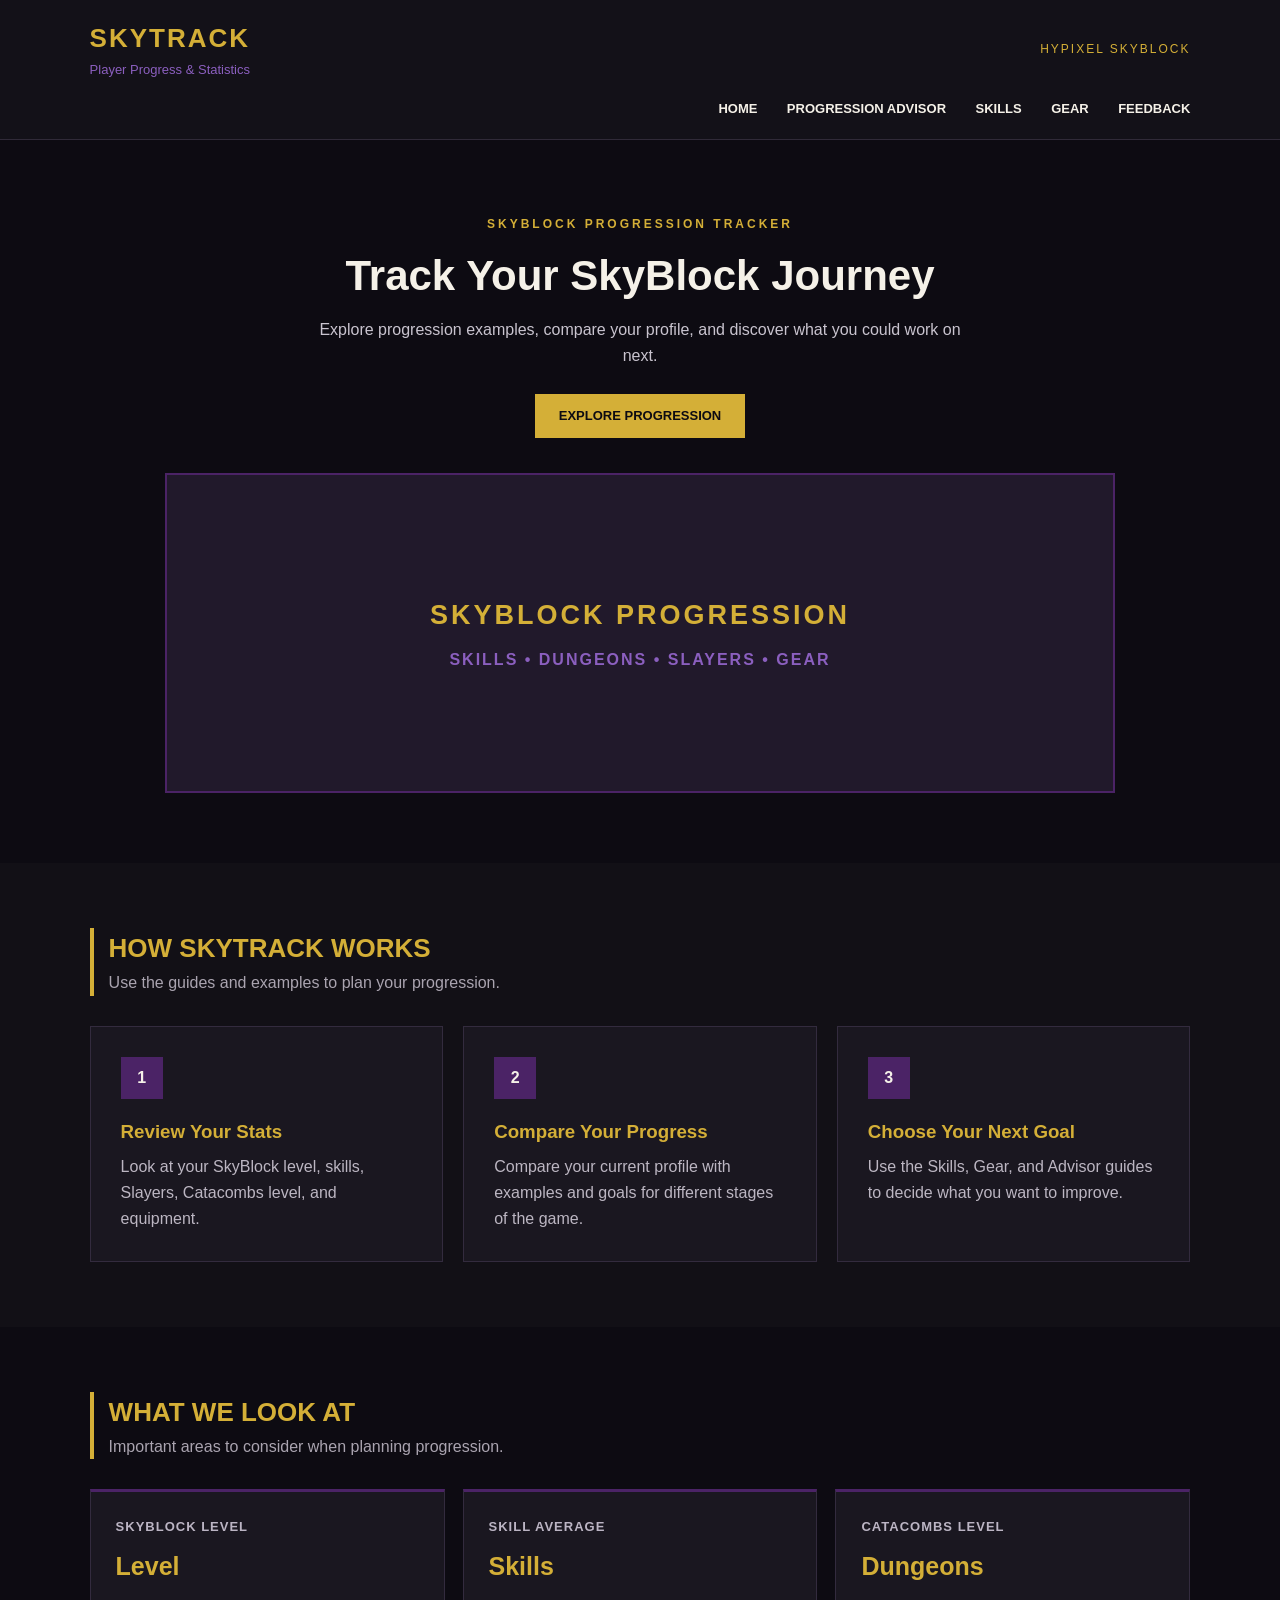
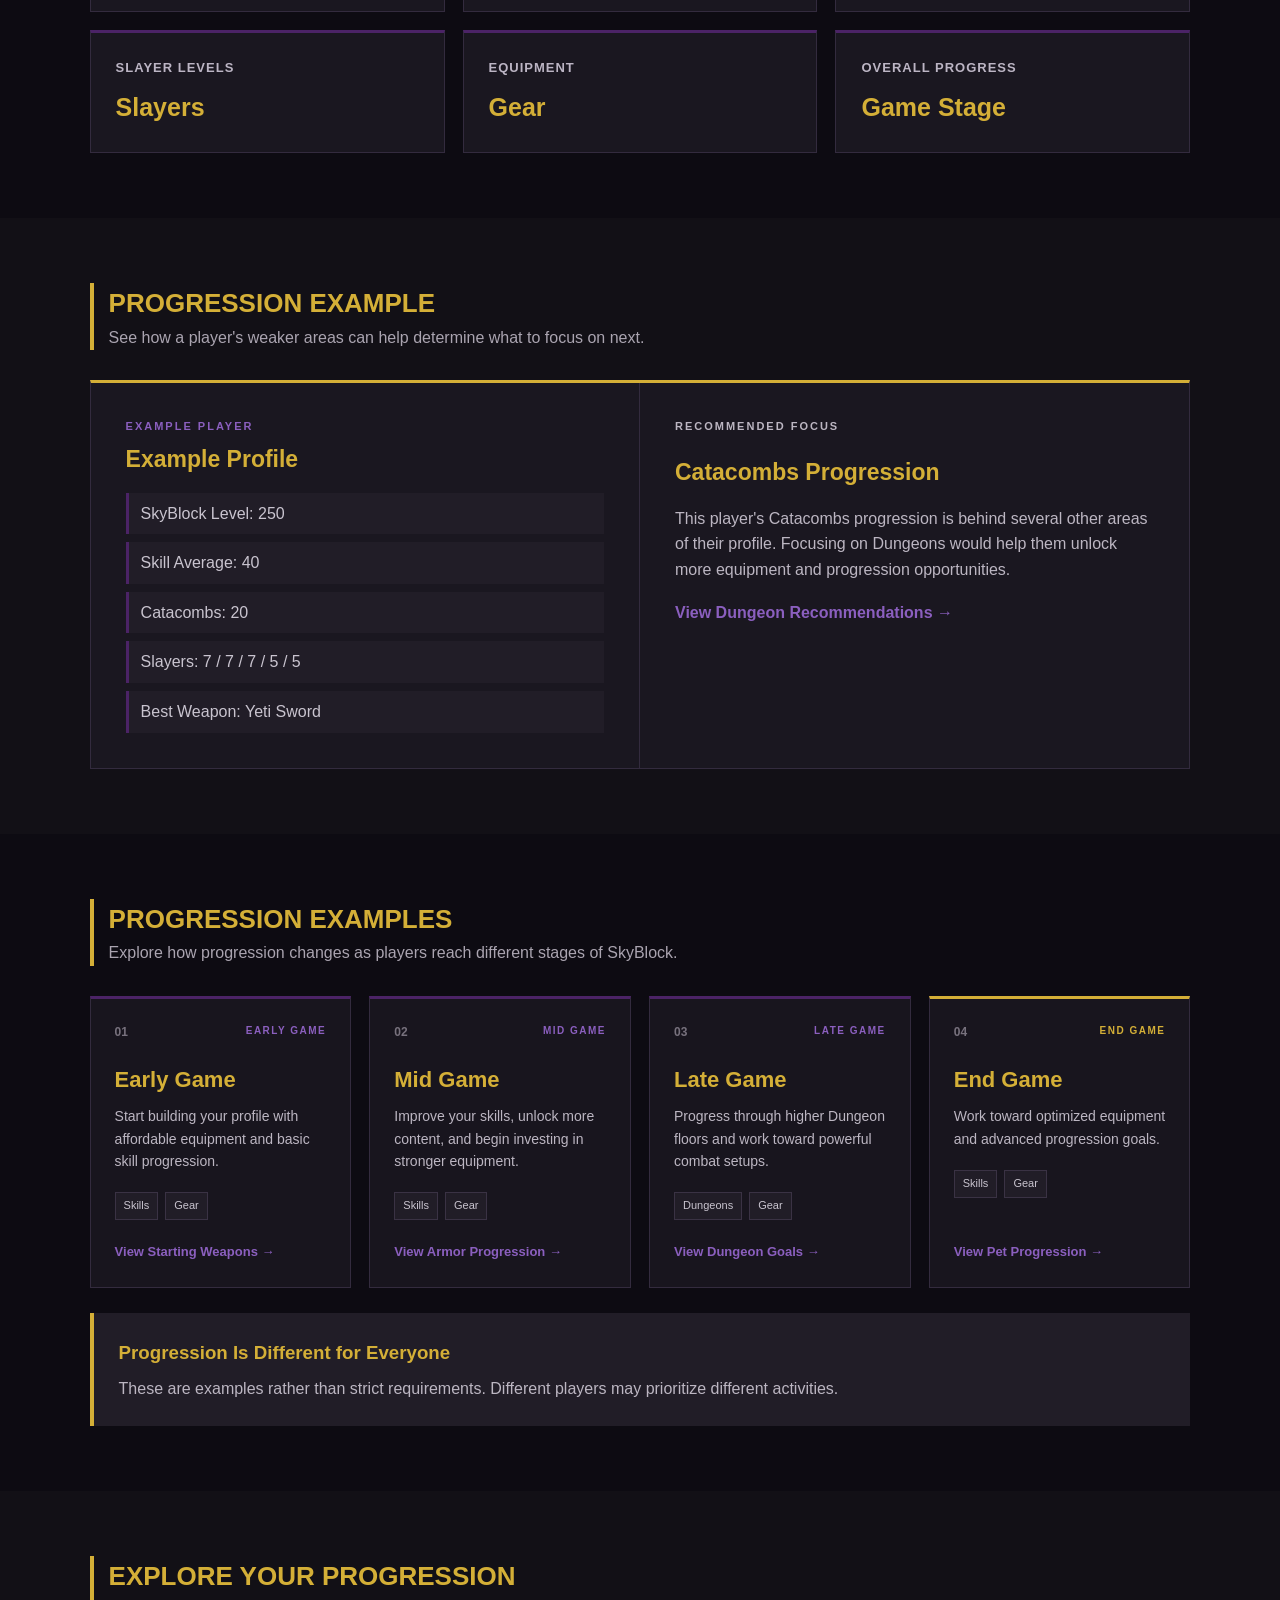
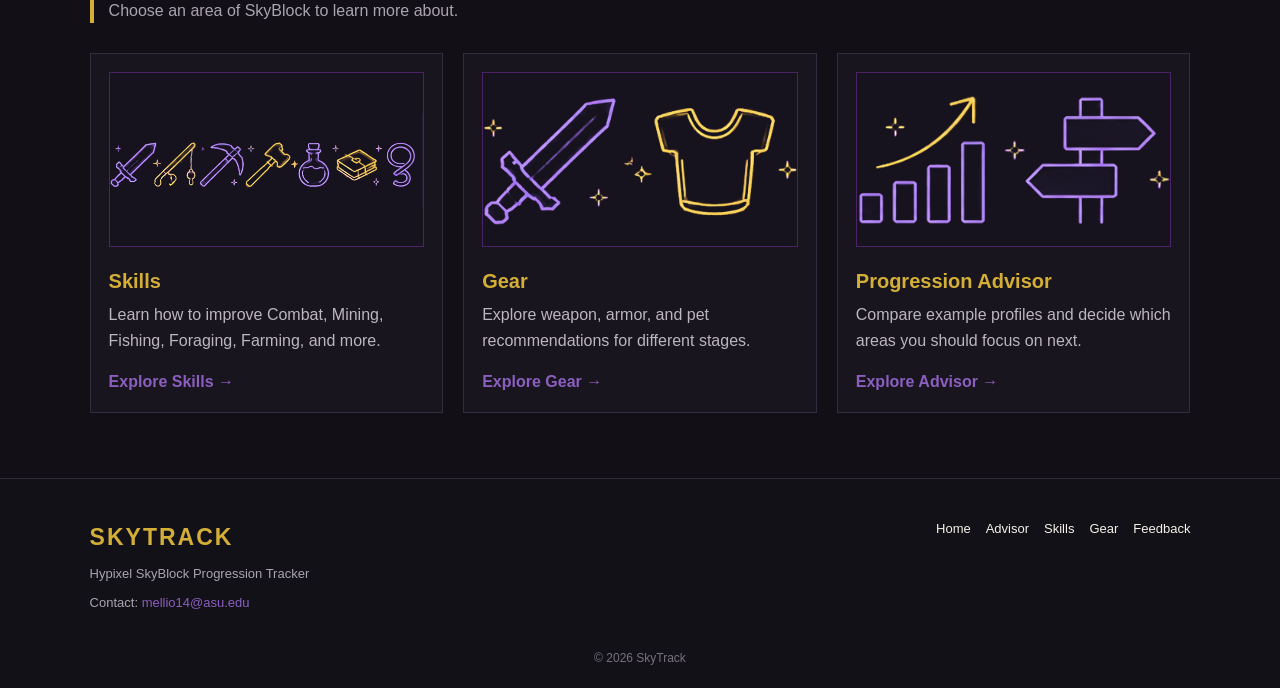
<file: index.html>
<!DOCTYPE html>
<html lang="en">

<head>
    <meta charset="UTF-8">
    <meta name="viewport" content="width=device-width, initial-scale=1.0">

    <meta name="description"
          content="SkyTrack provides Hypixel SkyBlock progression guides for skills, dungeons, slayers, weapons, armor, and pets.">

    <title>SkyTrack | Hypixel SkyBlock Progression</title>

    <link rel="stylesheet" href="styles.css">
</head>

<body>

    <!-- HEADER -->

    <header>

        <div class="header-container">

            <div class="logo">
                <h1>SKYTRACK</h1>
                <p>Player Progress &amp; Statistics</p>
            </div>

            <div class="header-text">
                <p>HYPIXEL SKYBLOCK</p>
            </div>

        </div>

        <nav>
            <a href="index.html">Home</a>
            <a href="advisor.html">Progression Advisor</a>
            <a href="skills.html">Skills</a>
            <a href="gear.html">Gear</a>
            <a href="feedback.html">Feedback</a>
        </nav>

    </header>


    <main>

        <!-- HERO -->

        <section class="hero">

            <p class="section-label">
                SKYBLOCK PROGRESSION TRACKER
            </p>

            <h2>Track Your SkyBlock Journey</h2>

            <p class="hero-description">
                Explore progression examples, compare your profile,
                and discover what you could work on next.
            </p>

            <a class="main-button" href="advisor.html">
                Explore Progression
            </a>

            <div class="hero-image">

                <div>
                    <h3>SKYBLOCK PROGRESSION</h3>

                    <p>
                        Skills &bull; Dungeons &bull; Slayers &bull; Gear
                    </p>
                </div>

            </div>

        </section>


        <!-- HOW IT WORKS -->

        <section class="how-it-works">

            <div class="section-heading">
                <h2>How SkyTrack Works</h2>

                <p>
                    Use the guides and examples to plan your progression.
                </p>
            </div>

            <div class="steps-grid">

                <div class="step-card">

                    <div class="step-number">1</div>

                    <h3>Review Your Stats</h3>

                    <p>
                        Look at your SkyBlock level, skills, Slayers,
                        Catacombs level, and equipment.
                    </p>

                </div>


                <div class="step-card">

                    <div class="step-number">2</div>

                    <h3>Compare Your Progress</h3>

                    <p>
                        Compare your current profile with examples
                        and goals for different stages of the game.
                    </p>

                </div>


                <div class="step-card">

                    <div class="step-number">3</div>

                    <h3>Choose Your Next Goal</h3>

                    <p>
                        Use the Skills, Gear, and Advisor guides
                        to decide what you want to improve.
                    </p>

                </div>

            </div>

        </section>


        <!-- WHAT WE LOOK AT -->

        <section class="overview">

            <div class="section-heading">

                <h2>What We Look At</h2>

                <p>
                    Important areas to consider when planning progression.
                </p>

            </div>

            <div class="stats-grid">

                <div class="stat-card">
                    <h3>SkyBlock Level</h3>
                    <p>Level</p>
                </div>

                <div class="stat-card">
                    <h3>Skill Average</h3>
                    <p>Skills</p>
                </div>

                <div class="stat-card">
                    <h3>Catacombs Level</h3>
                    <p>Dungeons</p>
                </div>

                <div class="stat-card">
                    <h3>Slayer Levels</h3>
                    <p>Slayers</p>
                </div>

                <div class="stat-card">
                    <h3>Equipment</h3>
                    <p>Gear</p>
                </div>

                <div class="stat-card">
                    <h3>Overall Progress</h3>
                    <p>Game Stage</p>
                </div>

            </div>

        </section>


        <!-- PROGRESSION EXAMPLE -->

        <section class="recommendation-preview">

            <div class="section-heading">

                <h2>Progression Example</h2>

                <p>
                    See how a player's weaker areas can help
                    determine what to focus on next.
                </p>

            </div>


            <div class="recommendation-box">

                <div class="example-profile">

                    <p class="example-label">
                        EXAMPLE PLAYER
                    </p>

                    <h3>Example Profile</h3>

                    <div class="example-stats">

                        <span>SkyBlock Level: 250</span>

                        <span>Skill Average: 40</span>

                        <span>Catacombs: 20</span>

                        <span>Slayers: 7 / 7 / 7 / 5 / 5</span>

                        <span>Best Weapon: Yeti Sword</span>

                    </div>

                </div>


                <div class="example-result">

                    <p class="example-label">
                        RECOMMENDED FOCUS
                    </p>

                    <h3>Catacombs Progression</h3>

                    <p>
                        This player's Catacombs progression is behind
                        several other areas of their profile.
                        Focusing on Dungeons would help them unlock
                        more equipment and progression opportunities.
                    </p>

                    <a href="advisor.html#dungeons">
                        View Dungeon Recommendations &rarr;
                    </a>

                </div>

            </div>

        </section>


        <!-- GAME STAGES -->

        <section class="game-stages">

            <div class="section-heading">

                <h2>Progression Examples</h2>

                <p>
                    Explore how progression changes as players
                    reach different stages of SkyBlock.
                </p>

            </div>


            <div class="stage-grid">

                <!-- EARLY GAME -->

                <div class="stage-card early-stage">

                    <div class="stage-top">
                        <span class="stage-number">01</span>
                        <span class="stage-name">EARLY GAME</span>
                    </div>

                    <h3>Early Game</h3>

                    <p>
                        Start building your profile with affordable
                        equipment and basic skill progression.
                    </p>

                    <div class="stage-categories">
                        <span>Skills</span>
                        <span>Gear</span>
                    </div>

                    <a href="gear.html#weapons">
                        View Starting Weapons &rarr;
                    </a>

                </div>


                <!-- MID GAME -->

                <div class="stage-card mid-stage">

                    <div class="stage-top">
                        <span class="stage-number">02</span>
                        <span class="stage-name">MID GAME</span>
                    </div>

                    <h3>Mid Game</h3>

                    <p>
                        Improve your skills, unlock more content,
                        and begin investing in stronger equipment.
                    </p>

                    <div class="stage-categories">
                        <span>Skills</span>
                        <span>Gear</span>
                    </div>

                    <a href="gear.html#armor">
                        View Armor Progression &rarr;
                    </a>

                </div>


                <!-- LATE GAME -->

                <div class="stage-card late-stage">

                    <div class="stage-top">
                        <span class="stage-number">03</span>
                        <span class="stage-name">LATE GAME</span>
                    </div>

                    <h3>Late Game</h3>

                    <p>
                        Progress through higher Dungeon floors
                        and work toward powerful combat setups.
                    </p>

                    <div class="stage-categories">
                        <span>Dungeons</span>
                        <span>Gear</span>
                    </div>

                    <a href="advisor.html#dungeons">
                        View Dungeon Goals &rarr;
                    </a>

                </div>


                <!-- END GAME -->

                <div class="stage-card end-stage">

                    <div class="stage-top">
                        <span class="stage-number">04</span>
                        <span class="stage-name">END GAME</span>
                    </div>

                    <h3>End Game</h3>

                    <p>
                        Work toward optimized equipment
                        and advanced progression goals.
                    </p>

                    <div class="stage-categories">
                        <span>Skills</span>
                        <span>Gear</span>
                    </div>

                    <a href="gear.html#pets">
                        View Pet Progression &rarr;
                    </a>

                </div>

            </div>


            <div class="stage-note">

                <h3>Progression Is Different for Everyone</h3>

                <p>
                    These are examples rather than strict requirements.
                    Different players may prioritize different activities.
                </p>

            </div>

        </section>


        <!-- EXPLORE YOUR PROGRESSION -->

        <section class="explore">

            <div class="section-heading">

                <h2>Explore Your Progression</h2>

                <p>
                    Choose an area of SkyBlock to learn more about.
                </p>

            </div>


            <div class="explore-grid">

                <!-- SKILLS -->

                <div class="explore-card">

                    <div class="image-placeholder">

                        <img
                            src="skills.png"
                            alt="Purple and gold outlines of SkyBlock skill tools"
                        >

                    </div>

                    <h3>Skills</h3>

                    <p>
                        Learn how to improve Combat, Mining, Fishing,
                        Foraging, Farming, and more.
                    </p>

                    <a href="skills.html">
                        Explore Skills &rarr;
                    </a>

                </div>


                <!-- GEAR -->

                <div class="explore-card">

                    <div class="image-placeholder">

                        <img
                            src="gear.png"
                            alt="Purple sword and gold chestplate"
                        >

                    </div>

                    <h3>Gear</h3>

                    <p>
                        Explore weapon, armor, and pet recommendations
                        for different stages.
                    </p>

                    <a href="gear.html">
                        Explore Gear &rarr;
                    </a>

                </div>


                <!-- PROGRESSION ADVISOR -->

                <div class="explore-card">

                    <div class="image-placeholder">

                        <img
                            src="advisor.png"
                            alt="Purple progression chart and direction sign"
                        >

                    </div>

                    <h3>Progression Advisor</h3>

                    <p>
                        Compare example profiles and decide
                        which areas you should focus on next.
                    </p>

                    <a href="advisor.html">
                        Explore Advisor &rarr;
                    </a>

                </div>

            </div>

        </section>

    </main>


    <!-- FOOTER -->

    <footer>

        <div class="footer-container">

            <div>

                <h2>SKYTRACK</h2>

                <p>Hypixel SkyBlock Progression Tracker</p>

                <p>
                    Contact:
                    <a href="mailto:mellio14@asu.edu">
                        mellio14@asu.edu
                    </a>
                </p>

            </div>


            <div class="footer-links">

                <a href="index.html">Home</a>

                <a href="advisor.html">Advisor</a>

                <a href="skills.html">Skills</a>

                <a href="gear.html">Gear</a>

                <a href="feedback.html">Feedback</a>

            </div>

        </div>

        <p class="copyright">
            &copy; 2026 SkyTrack
        </p>

    </footer>

</body>
</html>
</file>
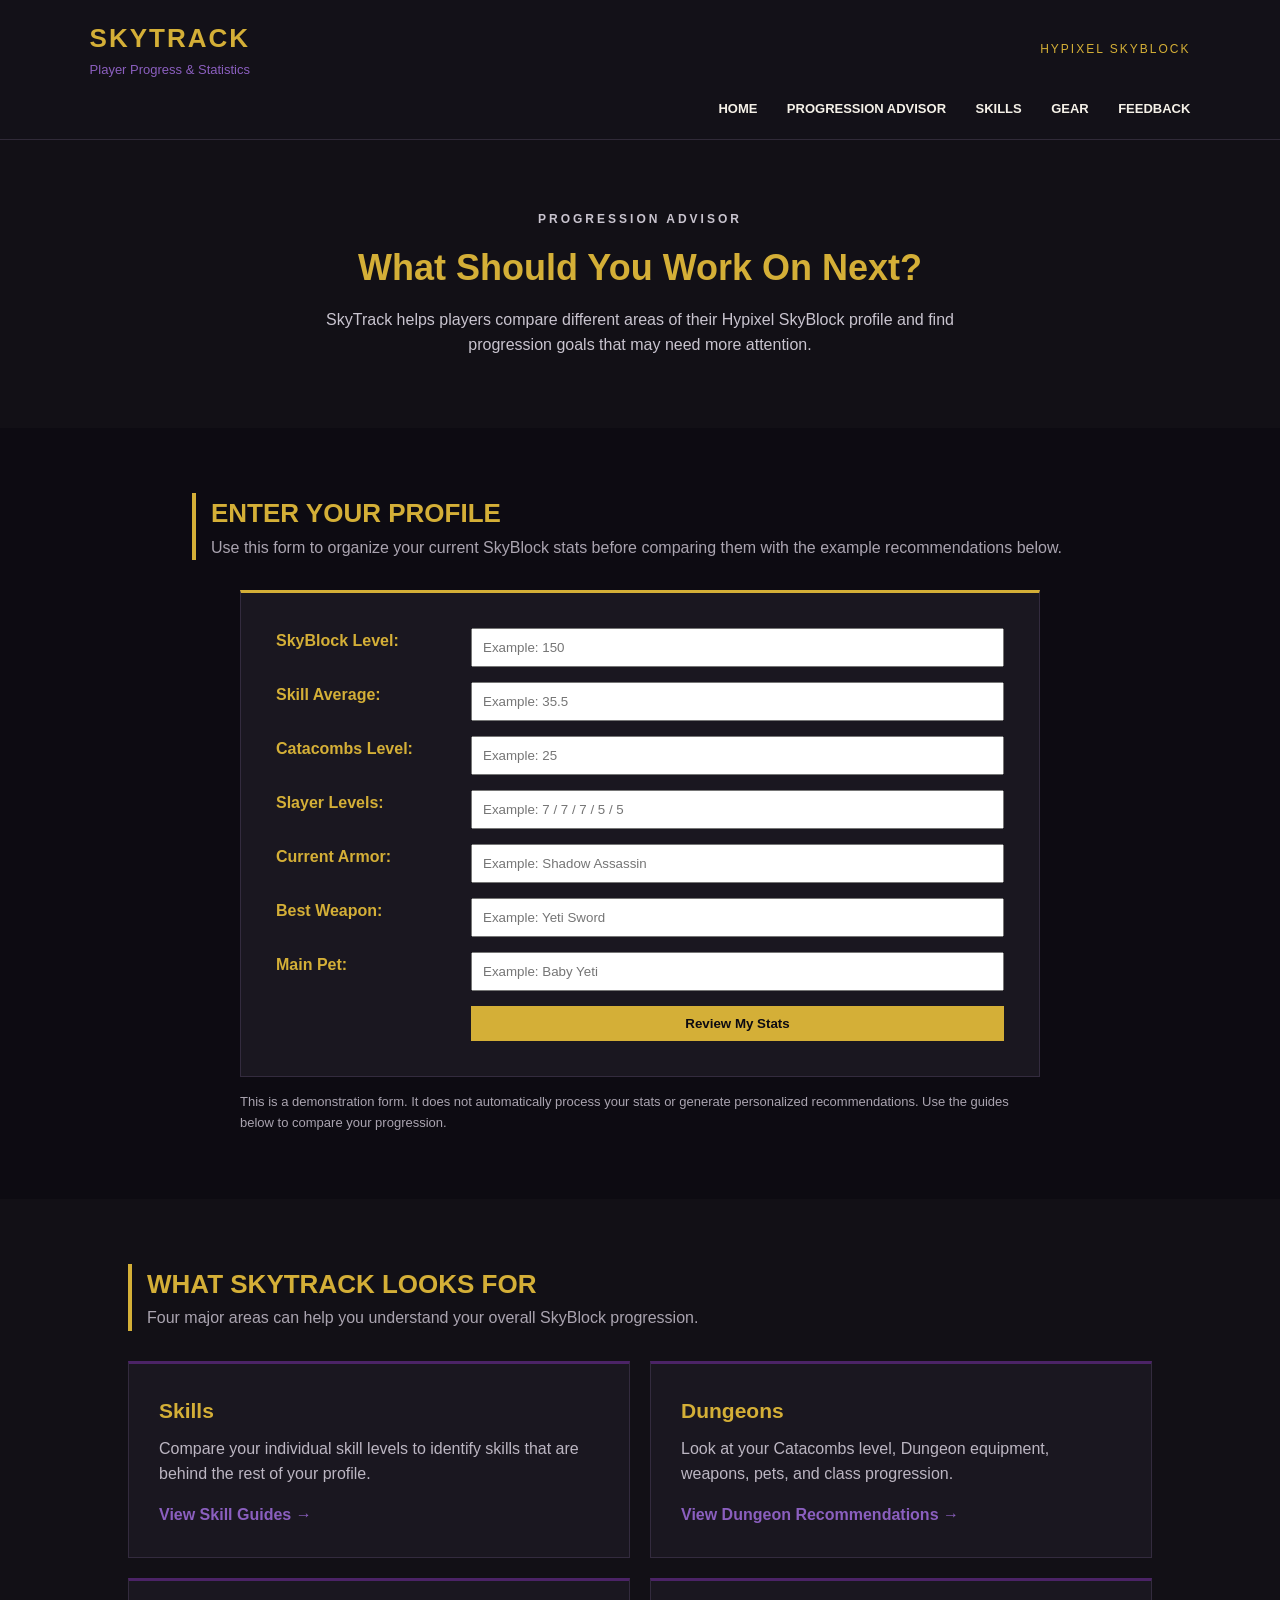
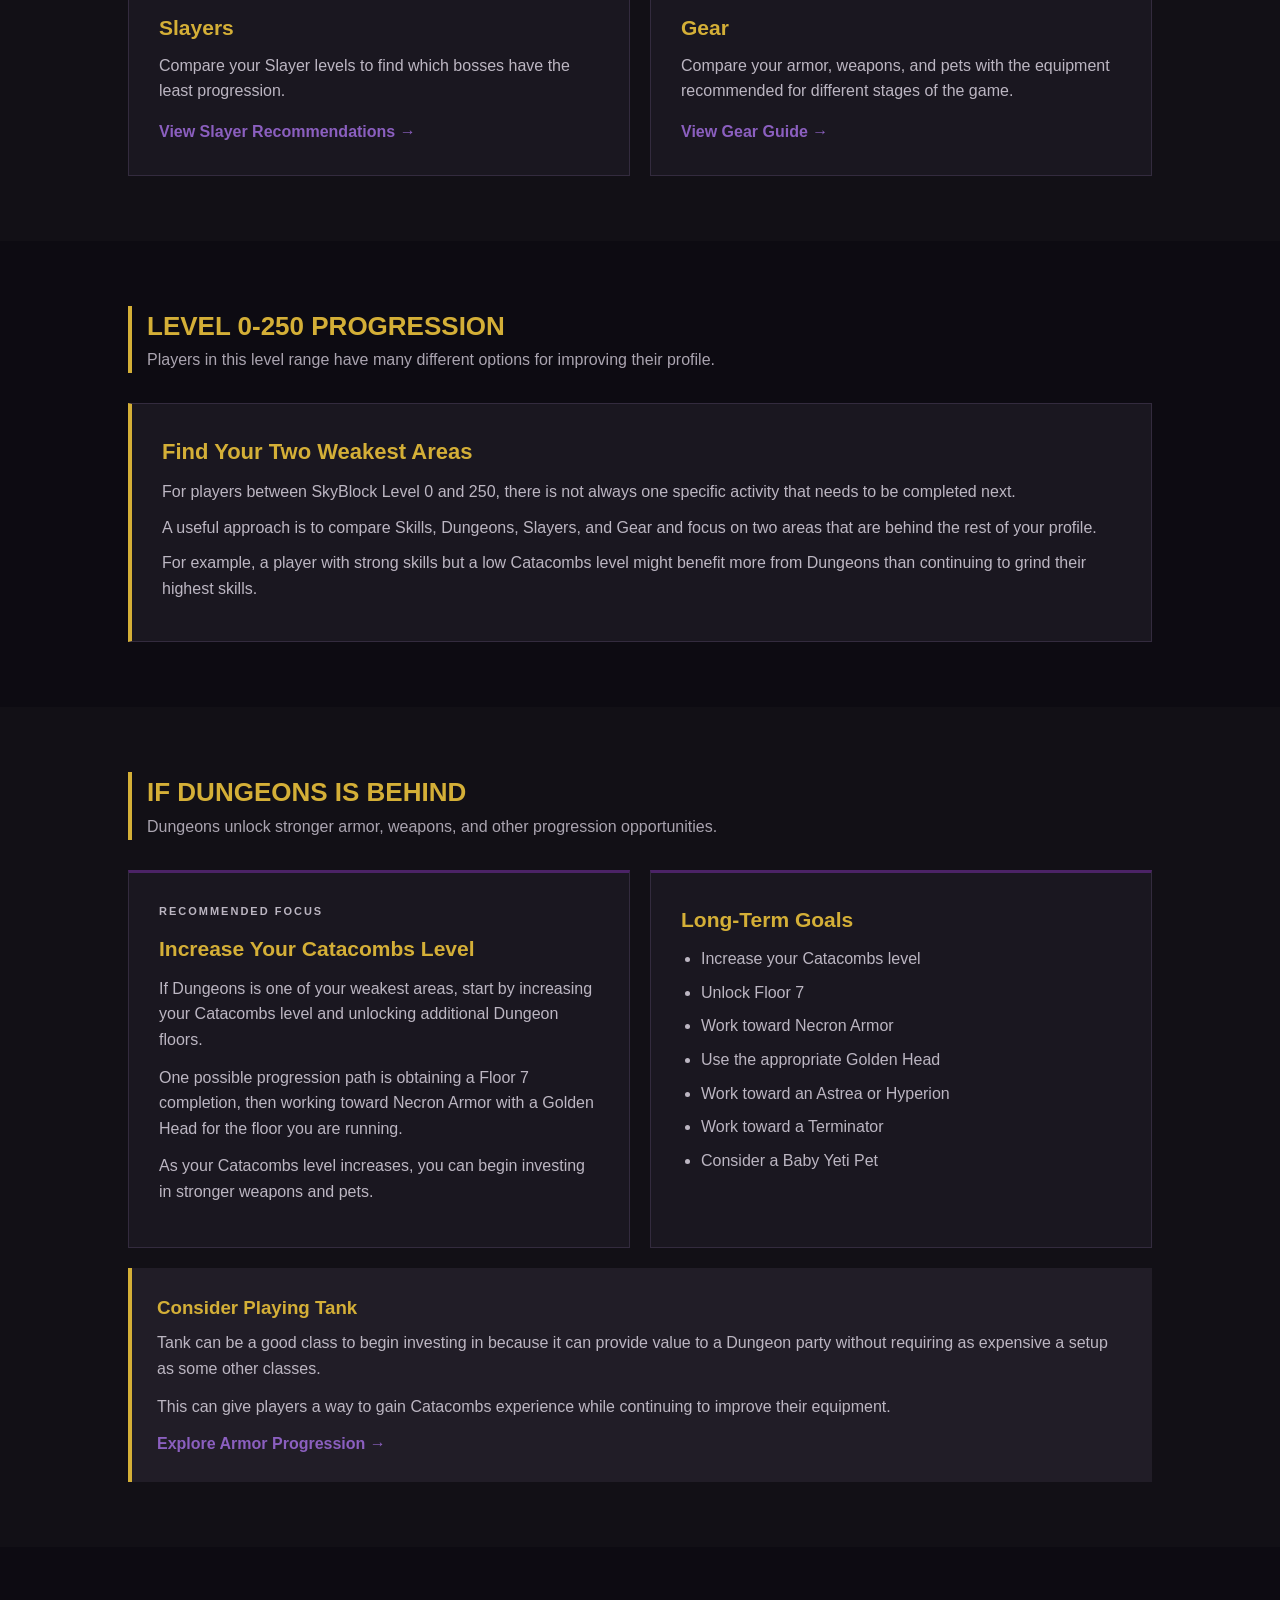
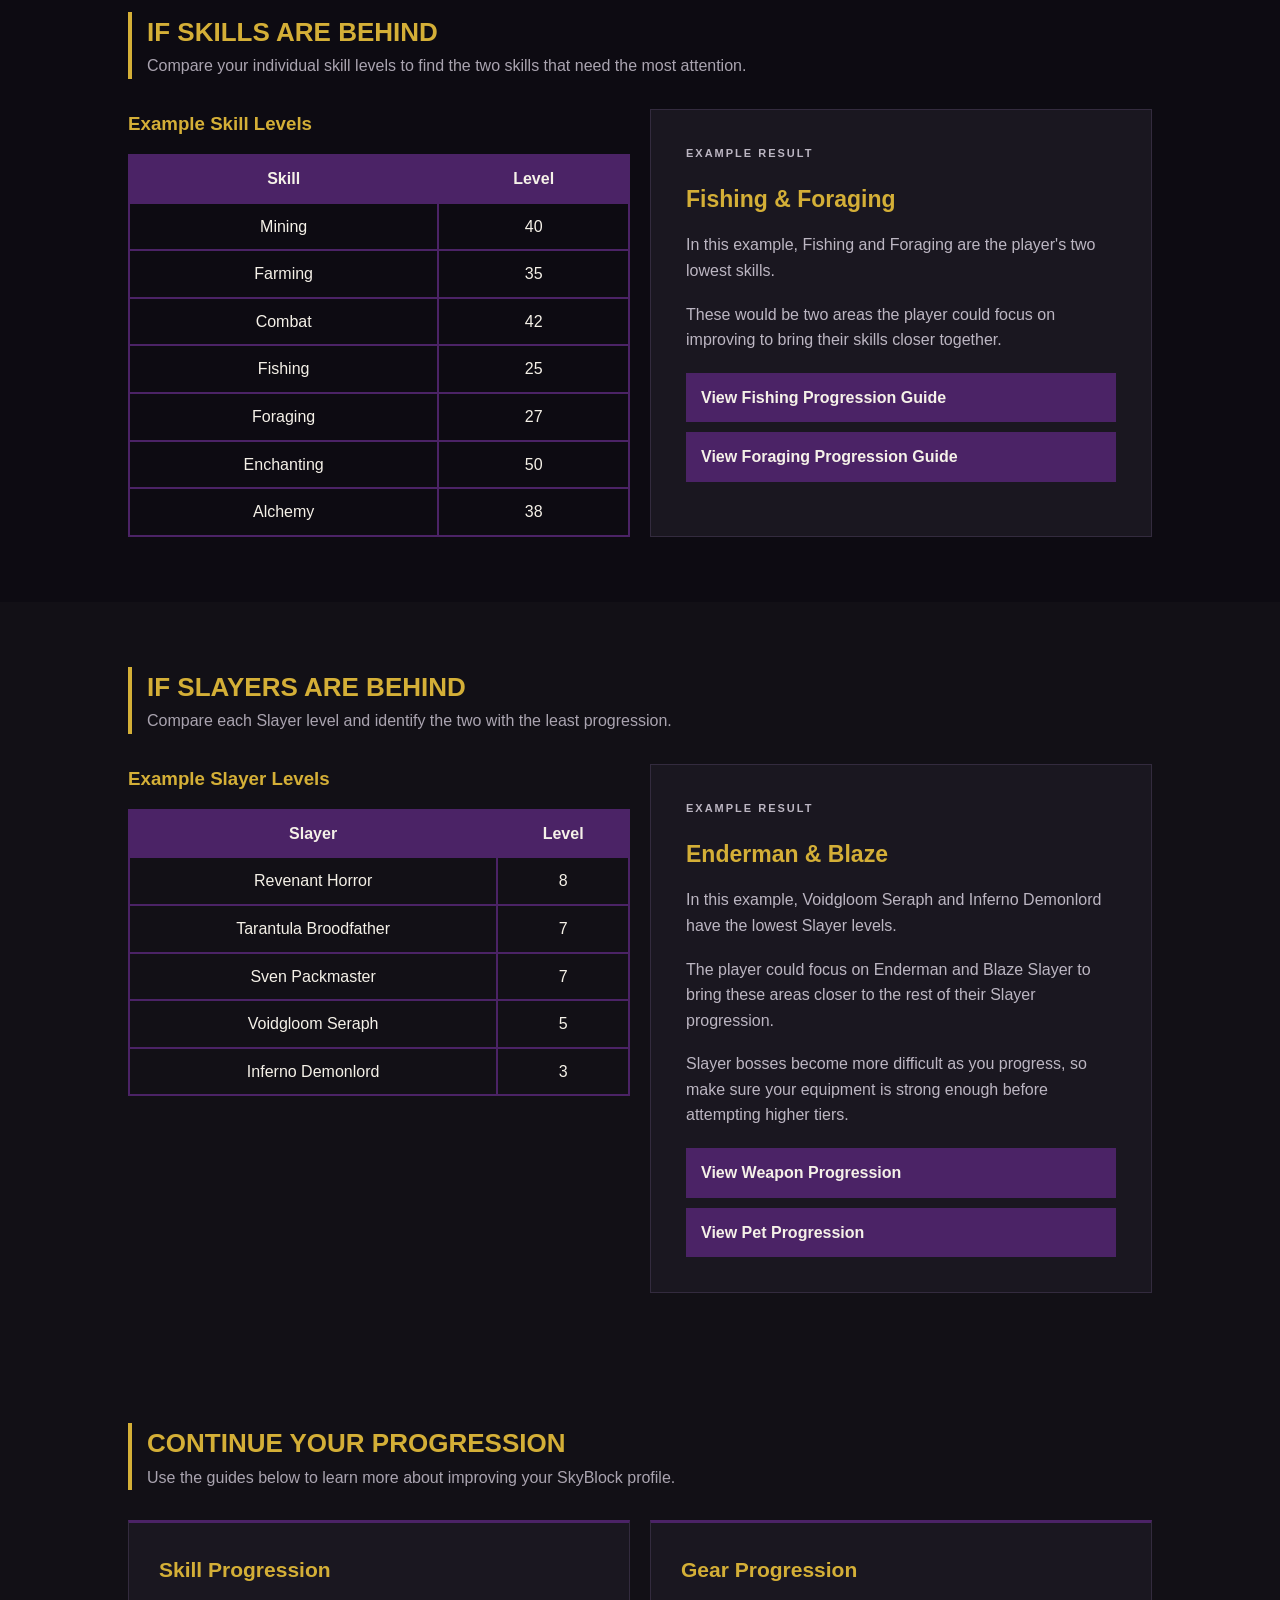
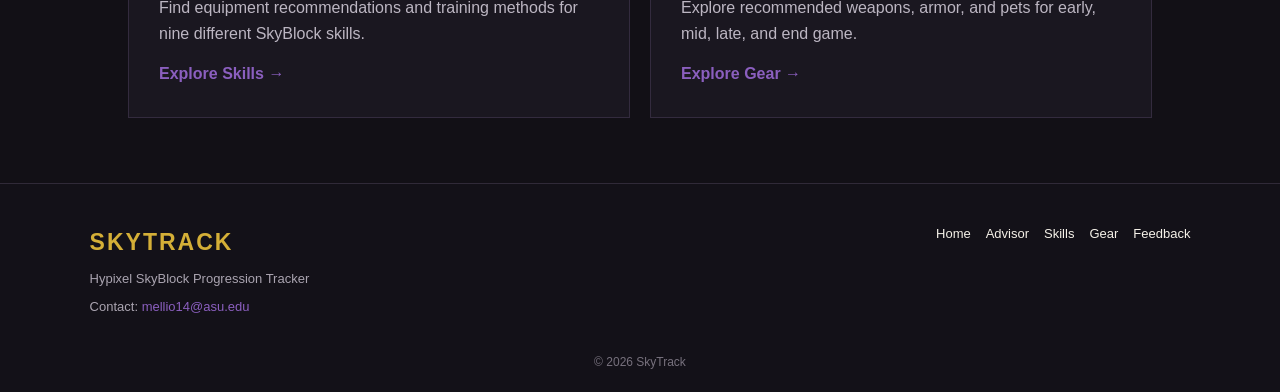
<file: advisor.html>
<!DOCTYPE html>
<html lang="en">

<head>
    <meta charset="UTF-8">
    <meta name="viewport" content="width=device-width, initial-scale=1.0">

    <meta name="description"
        content="Use the SkyTrack Progression Advisor to compare Hypixel SkyBlock skills, dungeons, slayers, and gear with example progression goals.">

    <title>Progression Advisor | SkyTrack</title>

    <link rel="stylesheet" href="styles.css">

    
<!-- Google Analytics -->
<script async src="https://www.googletagmanager.com/gtag/js?id=G-EEHYZ3D3KY"></script>
<script>
    window.dataLayer = window.dataLayer || [];
    function gtag(){dataLayer.push(arguments);}
    gtag('js', new Date());

    gtag('config', 'G-EEHYZ3D3KY');
</script>

</head>

<body>

    <!-- HEADER -->

    <header>

        <div class="header-container">

            <div class="logo">
                <h1>SKYTRACK</h1>
                <p>Player Progress & Statistics</p>
            </div>

            <div class="header-text">
                <p>HYPIXEL SKYBLOCK</p>
            </div>

        </div>

        <nav>
            <a href="index.html">Home</a>
            <a href="advisor.html">Progression Advisor</a>
            <a href="skills.html">Skills</a>
            <a href="gear.html">Gear</a>
            <a href="feedback.html">Feedback</a>
        </nav>

    </header>


    <main>

        <!-- PAGE INTRO -->

        <section class="page-intro">

            <p class="section-label">PROGRESSION ADVISOR</p>

            <h2>What Should You Work On Next?</h2>

            <p>
                SkyTrack helps players compare different areas of
                their Hypixel SkyBlock profile and find progression
                goals that may need more attention.
            </p>

        </section>


        <!-- PROFILE FORM -->

        <section class="advisor-section">

            <div class="section-heading">

                <h2>Enter Your Profile</h2>

                <p>
                    Use this form to organize your current SkyBlock
                    stats before comparing them with the example
                    recommendations below.
                </p>

            </div>

            <form action="#" method="get">

                <label for="level">SkyBlock Level:</label>

                <input
                    type="number"
                    id="level"
                    name="level"
                    min="0"
                    placeholder="Example: 150"
                >


                <label for="skill-average">Skill Average:</label>

                <input
                    type="number"
                    id="skill-average"
                    name="skill-average"
                    min="0"
                    step="0.1"
                    placeholder="Example: 35.5"
                >


                <label for="catacombs">Catacombs Level:</label>

                <input
                    type="number"
                    id="catacombs"
                    name="catacombs"
                    min="0"
                    placeholder="Example: 25"
                >


                <label for="slayers">Slayer Levels:</label>

                <input
                    type="text"
                    id="slayers"
                    name="slayers"
                    placeholder="Example: 7 / 7 / 7 / 5 / 5"
                >


                <label for="armor">Current Armor:</label>

                <input
                    type="text"
                    id="armor"
                    name="armor"
                    placeholder="Example: Shadow Assassin"
                >


                <label for="weapon">Best Weapon:</label>

                <input
                    type="text"
                    id="weapon"
                    name="weapon"
                    placeholder="Example: Yeti Sword"
                >


                <label for="pet">Main Pet:</label>

                <input
                    type="text"
                    id="pet"
                    name="pet"
                    placeholder="Example: Baby Yeti"
                >


                <input
                    type="submit"
                    value="Review My Stats"
                >

            </form>

            <p class="form-note">
                This is a demonstration form. It does not
                automatically process your stats or generate
                personalized recommendations. Use the guides
                below to compare your progression.
            </p>

        </section>


        <!-- PROGRESSION AREAS -->

        <section class="advisor-info">

            <div class="section-heading">

                <h2>What SkyTrack Looks For</h2>

                <p>
                    Four major areas can help you understand
                    your overall SkyBlock progression.
                </p>

            </div>


            <div class="advisor-grid">

                <!-- SKILLS -->

                <div class="advisor-card">

                    <h3>Skills</h3>

                    <p>
                        Compare your individual skill levels
                        to identify skills that are behind
                        the rest of your profile.
                    </p>

                    <a href="skills.html">
                        View Skill Guides &rarr;
                    </a>

                </div>


                <!-- DUNGEONS -->

                <div class="advisor-card">

                    <h3>Dungeons</h3>

                    <p>
                        Look at your Catacombs level, Dungeon
                        equipment, weapons, pets, and
                        class progression.
                    </p>

                    <a href="#dungeons">
                        View Dungeon Recommendations &rarr;
                    </a>

                </div>


                <!-- SLAYERS -->

                <div class="advisor-card">

                    <h3>Slayers</h3>

                    <p>
                        Compare your Slayer levels to find
                        which bosses have the least
                        progression.
                    </p>

                    <a href="#slayer-advice">
                        View Slayer Recommendations &rarr;
                    </a>

                </div>


                <!-- GEAR -->

                <div class="advisor-card">

                    <h3>Gear</h3>

                    <p>
                        Compare your armor, weapons, and
                        pets with the equipment recommended
                        for different stages of the game.
                    </p>

                    <a href="gear.html">
                        View Gear Guide &rarr;
                    </a>

                </div>

            </div>

        </section>


        <!-- LEVEL 0-250 PROGRESSION -->

        <section class="progression-range">

            <div class="section-heading">

                <h2>Level 0-250 Progression</h2>

                <p>
                    Players in this level range have many
                    different options for improving
                    their profile.
                </p>

            </div>


            <div class="progression-message">

                <h3>Find Your Two Weakest Areas</h3>

                <p>
                    For players between SkyBlock Level 0
                    and 250, there is not always one
                    specific activity that needs to
                    be completed next.
                </p>

                <p>
                    A useful approach is to compare
                    Skills, Dungeons, Slayers, and
                    Gear and focus on two areas
                    that are behind the rest of
                    your profile.
                </p>

                <p>
                    For example, a player with strong
                    skills but a low Catacombs level
                    might benefit more from Dungeons
                    than continuing to grind
                    their highest skills.
                </p>

            </div>

        </section>


        <!-- DUNGEONS -->

        <section class="recommendation-section" id="dungeons">

            <div class="section-heading">

                <h2>If Dungeons Is Behind</h2>

                <p>
                    Dungeons unlock stronger armor,
                    weapons, and other progression
                    opportunities.
                </p>

            </div>


            <div class="recommendation-content">

                <div class="recommendation-main">

                    <p class="example-label">
                        RECOMMENDED FOCUS
                    </p>

                    <h3>Increase Your Catacombs Level</h3>

                    <p>
                        If Dungeons is one of your
                        weakest areas, start by
                        increasing your Catacombs
                        level and unlocking
                        additional Dungeon floors.
                    </p>

                    <p>
                        One possible progression
                        path is obtaining a Floor 7
                        completion, then working
                        toward Necron Armor with
                        a Golden Head for the
                        floor you are running.
                    </p>

                    <p>
                        As your Catacombs level
                        increases, you can begin
                        investing in stronger
                        weapons and pets.
                    </p>

                </div>


                <div class="goal-list">

                    <h3>Long-Term Goals</h3>

                    <ul>
                        <li>Increase your Catacombs level</li>
                        <li>Unlock Floor 7</li>
                        <li>Work toward Necron Armor</li>
                        <li>Use the appropriate Golden Head</li>
                        <li>Work toward an Astrea or Hyperion</li>
                        <li>Work toward a Terminator</li>
                        <li>Consider a Baby Yeti Pet</li>
                    </ul>

                </div>

            </div>


            <div class="tank-box">

                <h3>Consider Playing Tank</h3>

                <p>
                    Tank can be a good class to
                    begin investing in because
                    it can provide value to a
                    Dungeon party without
                    requiring as expensive a
                    setup as some other classes.
                </p>

                <p>
                    This can give players a way
                    to gain Catacombs experience
                    while continuing to improve
                    their equipment.
                </p>

                <a href="gear.html#armor">
                    Explore Armor Progression &rarr;
                </a>

            </div>

        </section>


        <!-- SKILLS -->

        <section class="skills-recommendation" id="skill-advice">

            <div class="section-heading">

                <h2>If Skills Are Behind</h2>

                <p>
                    Compare your individual skill
                    levels to find the two skills
                    that need the most attention.
                </p>

            </div>


            <div class="skill-input-example">

                <div>

                    <h3>Example Skill Levels</h3>

                    <table>

                        <tr>
                            <th scope="col">Skill</th>
                            <th scope="col">Level</th>
                        </tr>

                        <tr>
                            <td>Mining</td>
                            <td>40</td>
                        </tr>

                        <tr>
                            <td>Farming</td>
                            <td>35</td>
                        </tr>

                        <tr>
                            <td>Combat</td>
                            <td>42</td>
                        </tr>

                        <tr>
                            <td>Fishing</td>
                            <td>25</td>
                        </tr>

                        <tr>
                            <td>Foraging</td>
                            <td>27</td>
                        </tr>

                        <tr>
                            <td>Enchanting</td>
                            <td>50</td>
                        </tr>

                        <tr>
                            <td>Alchemy</td>
                            <td>38</td>
                        </tr>

                    </table>

                </div>


                <div class="example-result">

                    <p class="example-label">
                        EXAMPLE RESULT
                    </p>

                    <h3>Fishing &amp; Foraging</h3>

                    <p>
                        In this example, Fishing
                        and Foraging are the
                        player's two lowest skills.
                    </p>

                    <p>
                        These would be two areas
                        the player could focus on
                        improving to bring their
                        skills closer together.
                    </p>


                    <div class="advisor-guide-links">

                        <a href="skills.html#fishing">
                            View Fishing Progression Guide
                        </a>

                        <a href="skills.html#foraging">
                            View Foraging Progression Guide
                        </a>

                    </div>

                </div>

            </div>

        </section>


        <!-- SLAYERS -->

        <section class="slayer-recommendation" id="slayer-advice">

            <div class="section-heading">

                <h2>If Slayers Are Behind</h2>

                <p>
                    Compare each Slayer level
                    and identify the two with
                    the least progression.
                </p>

            </div>


            <div class="slayer-example">

                <div>

                    <h3>Example Slayer Levels</h3>

                    <table>

                        <tr>
                            <th scope="col">Slayer</th>
                            <th scope="col">Level</th>
                        </tr>

                        <tr>
                            <td>Revenant Horror</td>
                            <td>8</td>
                        </tr>

                        <tr>
                            <td>Tarantula Broodfather</td>
                            <td>7</td>
                        </tr>

                        <tr>
                            <td>Sven Packmaster</td>
                            <td>7</td>
                        </tr>

                        <tr>
                            <td>Voidgloom Seraph</td>
                            <td>5</td>
                        </tr>

                        <tr>
                            <td>Inferno Demonlord</td>
                            <td>3</td>
                        </tr>

                    </table>

                </div>


                <div class="example-result">

                    <p class="example-label">
                        EXAMPLE RESULT
                    </p>

                    <h3>Enderman &amp; Blaze</h3>

                    <p>
                        In this example, Voidgloom
                        Seraph and Inferno Demonlord
                        have the lowest Slayer levels.
                    </p>

                    <p>
                        The player could focus on
                        Enderman and Blaze Slayer
                        to bring these areas closer
                        to the rest of their
                        Slayer progression.
                    </p>

                    <p>
                        Slayer bosses become more
                        difficult as you progress,
                        so make sure your equipment
                        is strong enough before
                        attempting higher tiers.
                    </p>

                    <div class="advisor-guide-links">

                        <a href="gear.html#weapons">
                            View Weapon Progression
                        </a>

                        <a href="gear.html#pets">
                            View Pet Progression
                        </a>

                    </div>

                </div>

            </div>

        </section>


        <!-- NEXT STEPS -->

        <section class="advisor-info">

            <div class="section-heading">

                <h2>Continue Your Progression</h2>

                <p>
                    Use the guides below to learn
                    more about improving your
                    SkyBlock profile.
                </p>

            </div>


            <div class="advisor-grid">

                <div class="advisor-card">

                    <h3>Skill Progression</h3>

                    <p>
                        Find equipment recommendations
                        and training methods for
                        nine different SkyBlock skills.
                    </p>

                    <a href="skills.html">
                        Explore Skills &rarr;
                    </a>

                </div>


                <div class="advisor-card">

                    <h3>Gear Progression</h3>

                    <p>
                        Explore recommended weapons,
                        armor, and pets for early,
                        mid, late, and end game.
                    </p>

                    <a href="gear.html">
                        Explore Gear &rarr;
                    </a>

                </div>

            </div>

        </section>

    </main>


    <!-- FOOTER -->

    <footer>

        <div class="footer-container">

            <div>

                <h2>SKYTRACK</h2>

                <p>Hypixel SkyBlock Progression Tracker</p>

                <p>
                    Contact:
                    <a href="mailto:mellio14@asu.edu">
                        mellio14@asu.edu
                    </a>
                </p>

            </div>


            <div class="footer-links">

                <a href="index.html">Home</a>
                <a href="advisor.html">Advisor</a>
                <a href="skills.html">Skills</a>
                <a href="gear.html">Gear</a>
                <a href="feedback.html">Feedback</a>

            </div>

        </div>

        <p class="copyright">&copy; 2026 SkyTrack</p>

    </footer>

</body>

</html>
</file>
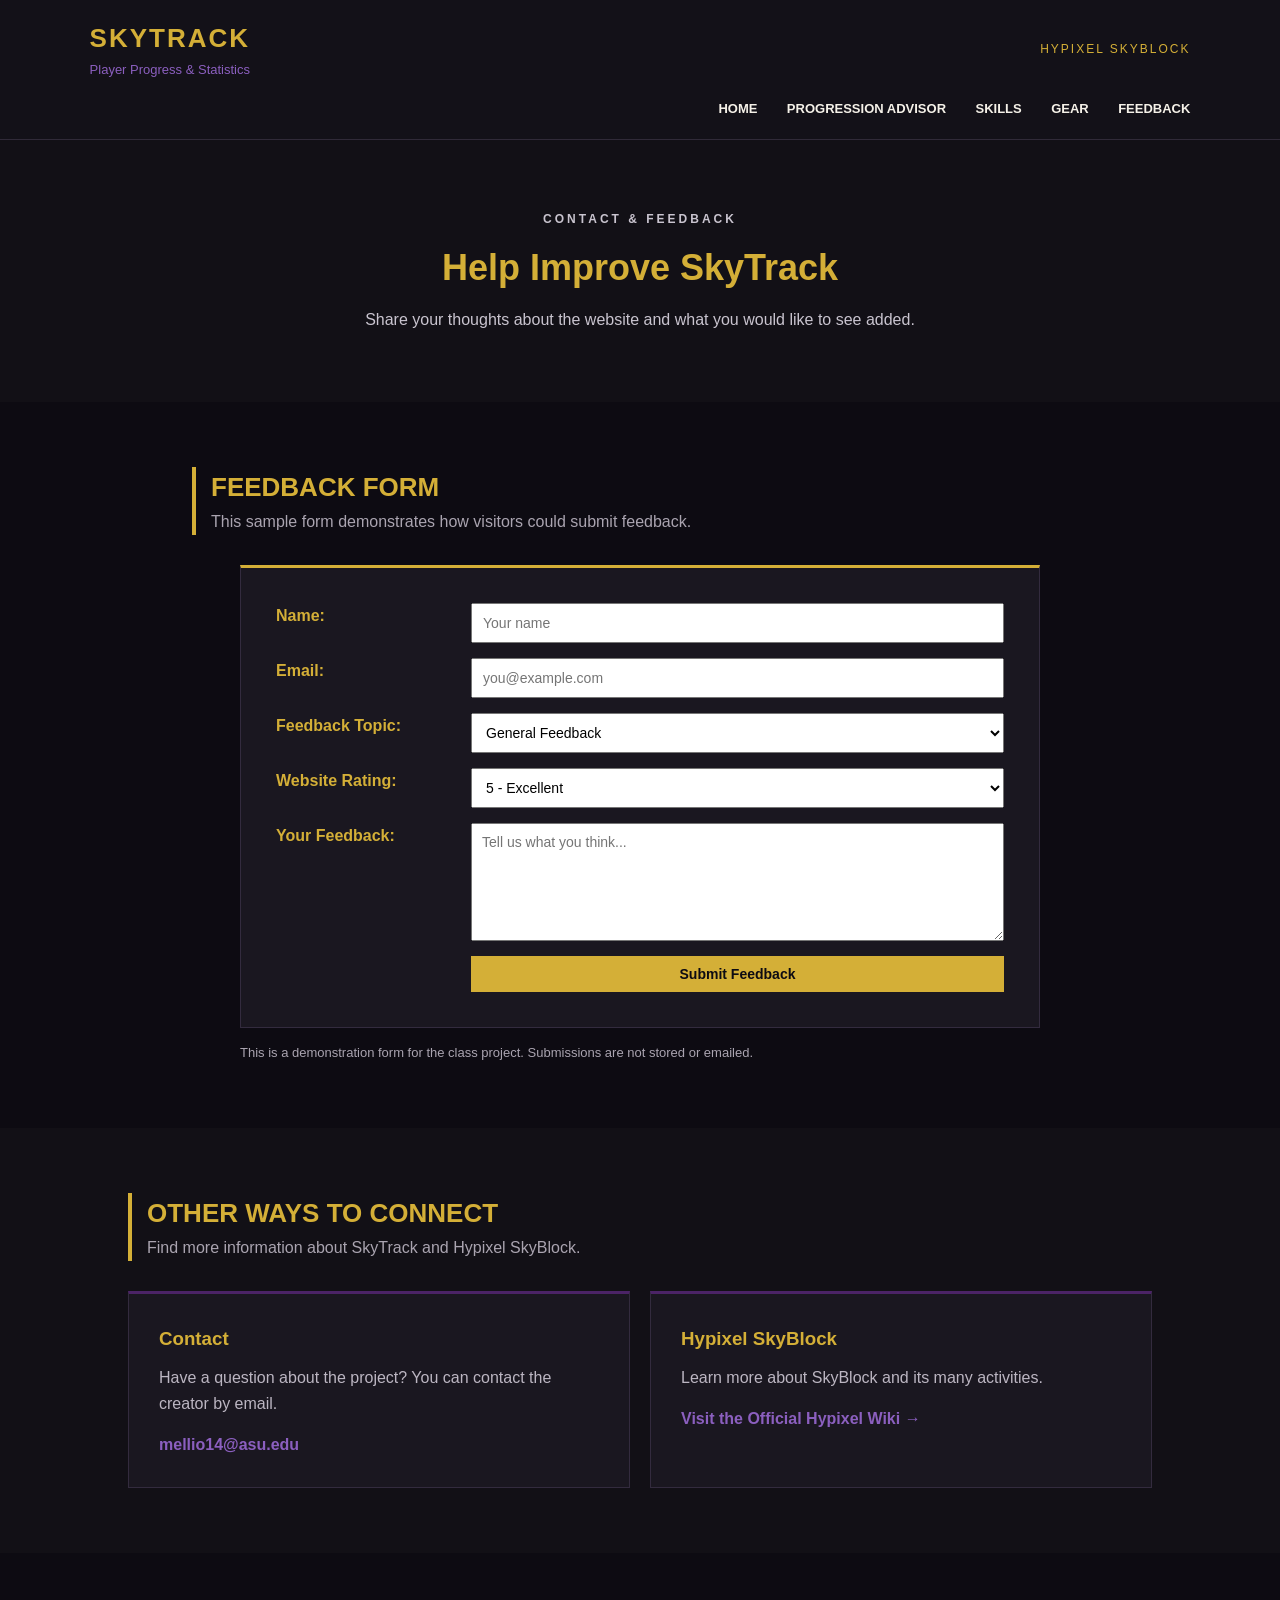
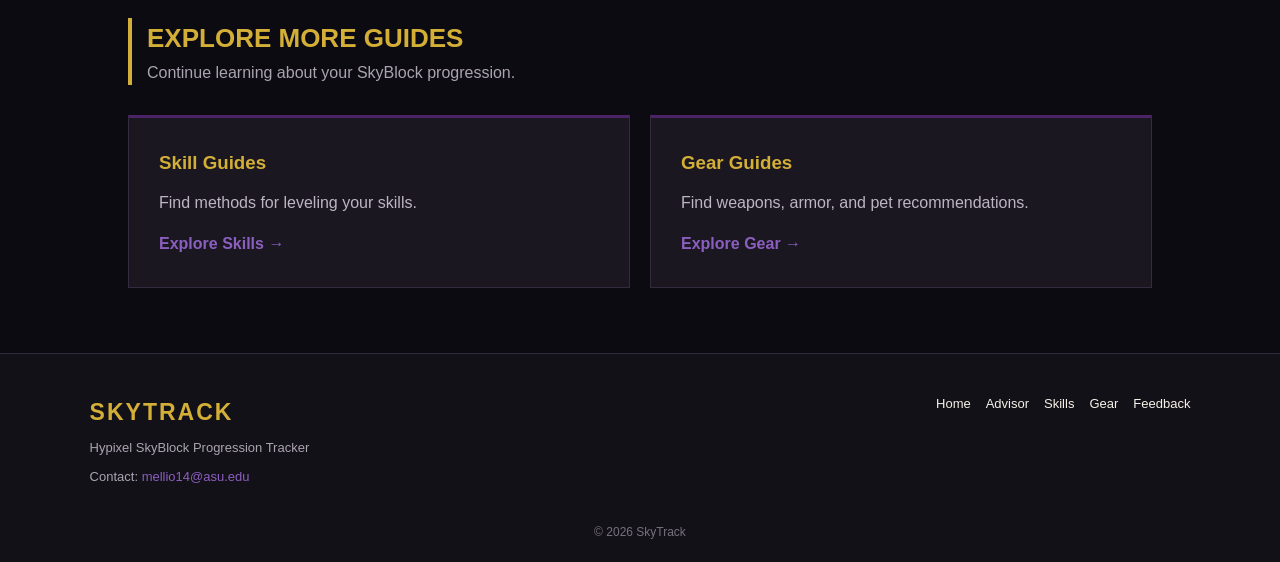
<file: feedback.html>
<!DOCTYPE html>
<html lang="en">
<head>
    <meta charset="UTF-8">
    <meta name="viewport" content="width=device-width, initial-scale=1.0">
    <meta name="description" content="Share feedback and suggestions about the SkyTrack Hypixel SkyBlock progression website.">
    <title>Feedback | SkyTrack</title>
    <link rel="stylesheet" href="styles.css">
</head>
<body>
    <header>
        <div class="header-container">
            <div class="logo">
                <h1>SKYTRACK</h1>
                <p>Player Progress &amp; Statistics</p>
            </div>
            <div class="header-text">
                <p>HYPIXEL SKYBLOCK</p>
            </div>
        </div>
        <nav>
            <a href="index.html">Home</a>
            <a href="advisor.html">Progression Advisor</a>
            <a href="skills.html">Skills</a>
            <a href="gear.html">Gear</a>
            <a href="feedback.html">Feedback</a>
        </nav>
    </header>

    <main>
        <section class="page-intro">
            <p class="section-label">CONTACT &amp; FEEDBACK</p>
            <h2>Help Improve SkyTrack</h2>
            <p>
                Share your thoughts about the website
                and what you would like to see added.
            </p>
        </section>

        <section class="feedback-section">
            <div class="section-heading">
                <h2>Feedback Form</h2>
                <p>
                    This sample form demonstrates how
                    visitors could submit feedback.
                </p>
            </div>
            <form action="#" method="get">
                <label for="feedback-name">Name:</label>
                <input type="text" id="feedback-name"
                       name="name" required
                       placeholder="Your name">

                <label for="feedback-email">Email:</label>
                <input type="email" id="feedback-email"
                       name="email" required
                       placeholder="you@example.com">

                <label for="feedback-topic">Feedback Topic:</label>
                <select id="feedback-topic" name="topic">
                    <option value="general">General Feedback</option>
                    <option value="skills">Skills</option>
                    <option value="gear">Gear</option>
                    <option value="advisor">Progression Advisor</option>
                    <option value="other">Other</option>
                </select>

                <label for="feedback-rating">Website Rating:</label>
                <select id="feedback-rating" name="rating">
                    <option value="5">5 - Excellent</option>
                    <option value="4">4 - Good</option>
                    <option value="3">3 - Average</option>
                    <option value="2">2 - Needs Improvement</option>
                    <option value="1">1 - Poor</option>
                </select>

                <label for="feedback-message">Your Feedback:</label>
                <textarea id="feedback-message"
                          name="message" rows="6"
                          required
                          placeholder="Tell us what you think..."></textarea>

                <input type="submit" value="Submit Feedback">
            </form>
            <p class="form-note">
                This is a demonstration form for the class project.
                Submissions are not stored or emailed.
            </p>
        </section>

        <section class="feedback-info">
            <div class="section-heading">
                <h2>Other Ways to Connect</h2>
                <p>
                    Find more information about SkyTrack
                    and Hypixel SkyBlock.
                </p>
            </div>
            <div class="feedback-grid">
                <div class="feedback-card">
                    <h3>Contact</h3>
                    <p>
                        Have a question about the project?
                        You can contact the creator by email.
                    </p>
                    <a href="mailto:mellio14@asu.edu">
                        mellio14@asu.edu
                    </a>
                </div>
                <div class="feedback-card">
                    <h3>Hypixel SkyBlock</h3>
                    <p>
                        Learn more about SkyBlock
                        and its many activities.
                    </p>
                    <a href="https://wiki.hypixel.net/"
                       target="_blank"
                       rel="noopener noreferrer">
                        Visit the Official Hypixel Wiki &rarr;
                    </a>
                </div>
            </div>
        </section>

        <section class="feedback-info feedback-bottom">
            <div class="section-heading">
                <h2>Explore More Guides</h2>
                <p>Continue learning about your SkyBlock progression.</p>
            </div>
            <div class="feedback-grid">
                <div class="feedback-card">
                    <h3>Skill Guides</h3>
                    <p>Find methods for leveling your skills.</p>
                    <a href="skills.html">Explore Skills &rarr;</a>
                </div>
                <div class="feedback-card">
                    <h3>Gear Guides</h3>
                    <p>Find weapons, armor, and pet recommendations.</p>
                    <a href="gear.html">Explore Gear &rarr;</a>
                </div>
            </div>
        </section>
    </main>

    <footer>
        <div class="footer-container">
            <div>
                <h2>SKYTRACK</h2>
                <p>Hypixel SkyBlock Progression Tracker</p>
                <p>Contact: <a href="mailto:mellio14@asu.edu">mellio14@asu.edu</a></p>
            </div>
            <div class="footer-links">
                <a href="index.html">Home</a>
                <a href="advisor.html">Advisor</a>
                <a href="skills.html">Skills</a>
                <a href="gear.html">Gear</a>
                <a href="feedback.html">Feedback</a>
            </div>
        </div>
        <p class="copyright">&copy; 2026 SkyTrack</p>
    </footer>
</body>
</html>
</file>
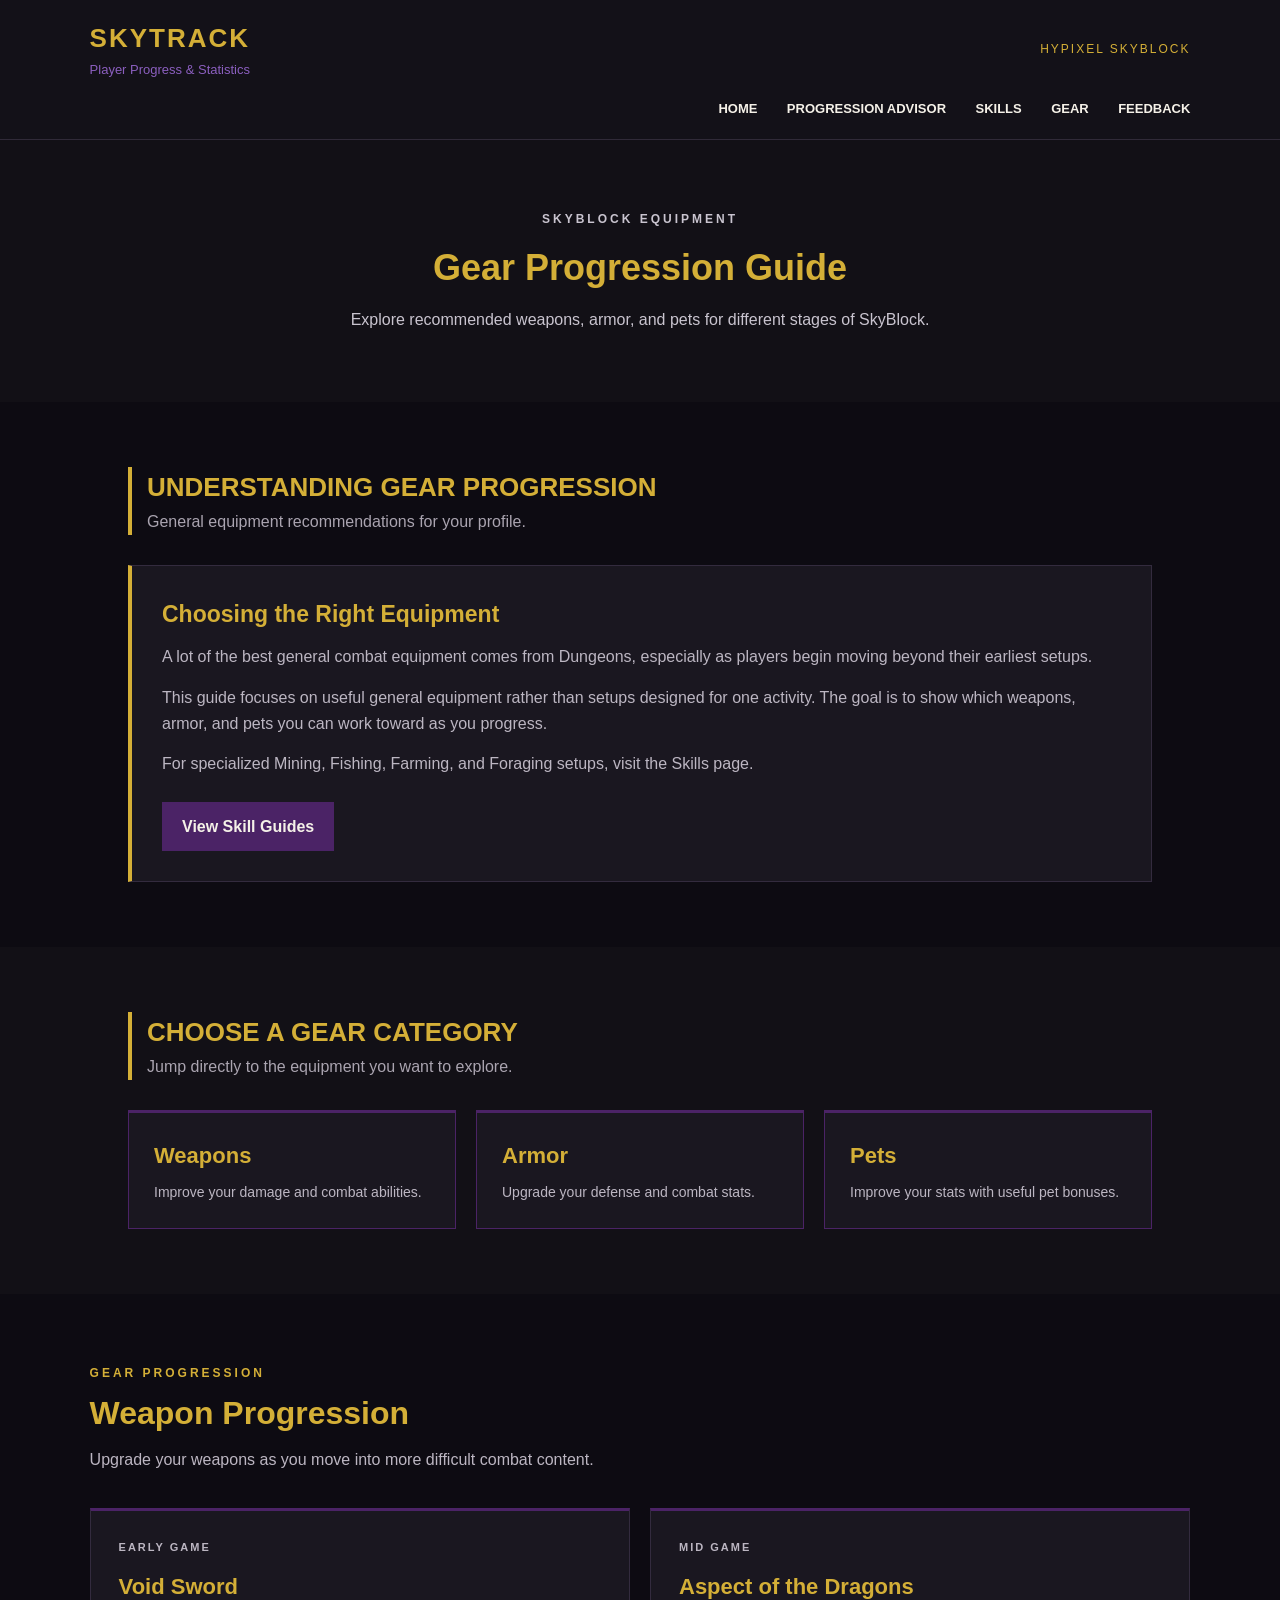
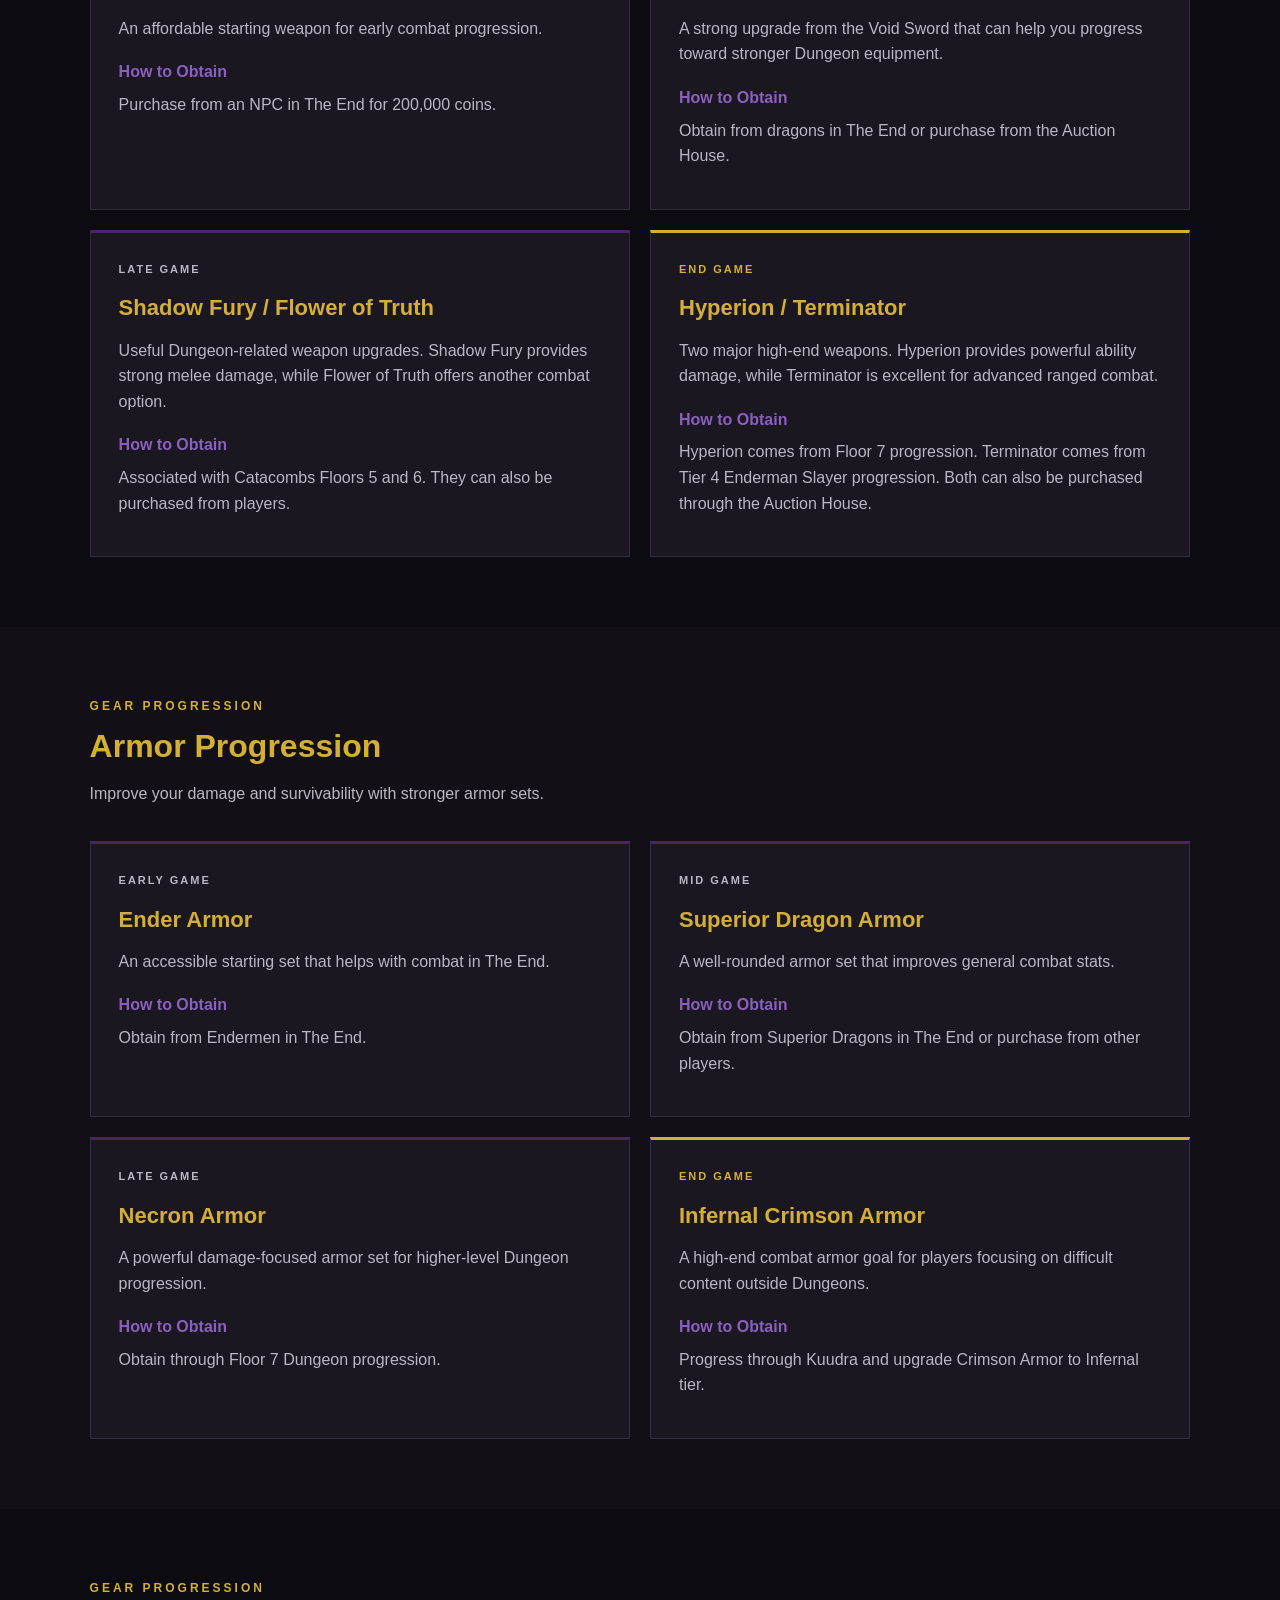
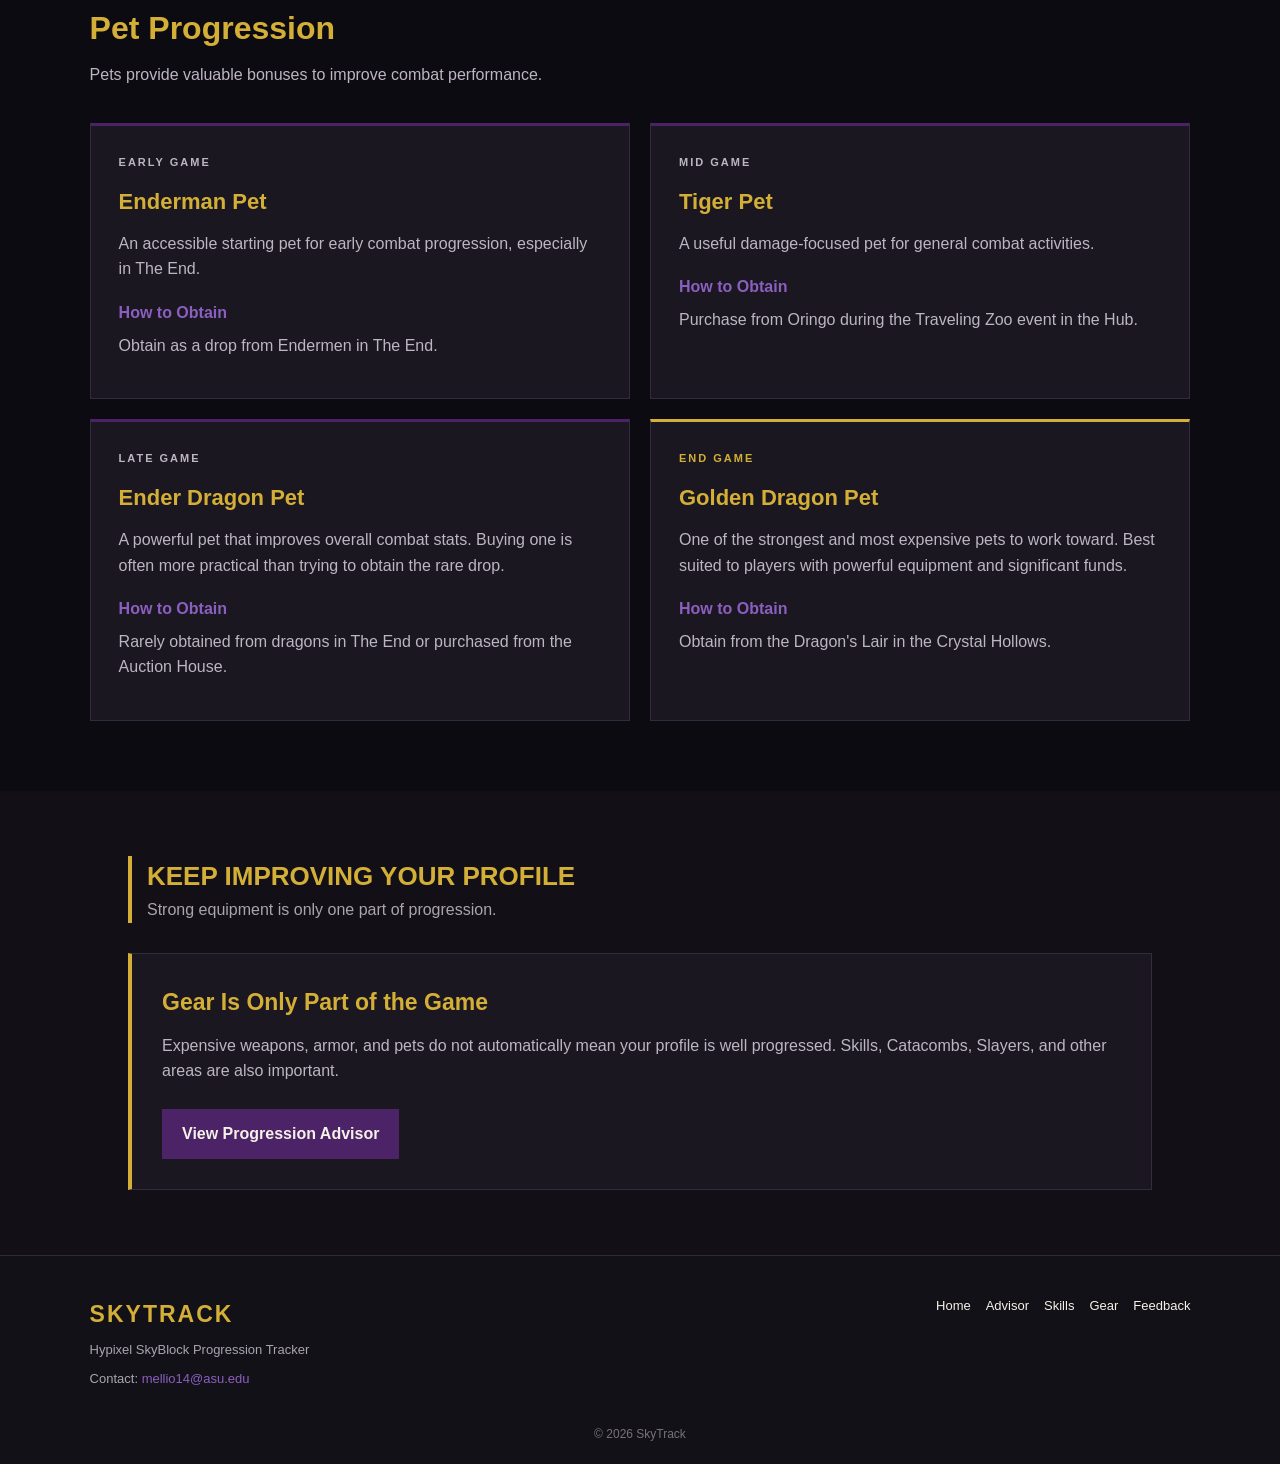
<file: gear.html>
<!DOCTYPE html>
<html lang="en">
<head>
    <meta charset="UTF-8">
    <meta name="viewport" content="width=device-width, initial-scale=1.0">
    <meta name="description" content="Hypixel SkyBlock weapon, armor, and pet progression guides for early, mid, late, and end game.">
    <title>Gear | SkyTrack</title>
    <link rel="stylesheet" href="styles.css">
</head>
<body>
    <header>
        <div class="header-container">
            <div class="logo">
                <h1>SKYTRACK</h1>
                <p>Player Progress &amp; Statistics</p>
            </div>
            <div class="header-text">
                <p>HYPIXEL SKYBLOCK</p>
            </div>
        </div>
        <nav>
            <a href="index.html">Home</a>
            <a href="advisor.html">Progression Advisor</a>
            <a href="skills.html">Skills</a>
            <a href="gear.html">Gear</a>
            <a href="feedback.html">Feedback</a>
        </nav>
    </header>

    <main>
        <section class="page-intro">
            <p class="section-label">SKYBLOCK EQUIPMENT</p>
            <h2>Gear Progression Guide</h2>
            <p>
                Explore recommended weapons, armor,
                and pets for different stages of SkyBlock.
            </p>
        </section>

        <section class="gear-overview">
            <div class="section-heading">
                <h2>Understanding Gear Progression</h2>
                <p>General equipment recommendations for your profile.</p>
            </div>
            <div class="gear-overview-box">
                <h3>Choosing the Right Equipment</h3>
                <p>
                    A lot of the best general combat equipment
                    comes from Dungeons, especially as players
                    begin moving beyond their earliest setups.
                </p>
                <p>
                    This guide focuses on useful general equipment
                    rather than setups designed for one activity.
                    The goal is to show which weapons, armor,
                    and pets you can work toward as you progress.
                </p>
                <p>
                    For specialized Mining, Fishing, Farming,
                    and Foraging setups, visit the Skills page.
                </p>
                <a class="gear-guide-button" href="skills.html">
                    View Skill Guides
                </a>
            </div>
        </section>

        <section class="gear-navigation">
            <div class="section-heading">
                <h2>Choose a Gear Category</h2>
                <p>Jump directly to the equipment you want to explore.</p>
            </div>
            <div class="gear-nav-grid">
                <a href="#weapons">
                    <h3>Weapons</h3>
                    <p>Improve your damage and combat abilities.</p>
                </a>
                <a href="#armor">
                    <h3>Armor</h3>
                    <p>Upgrade your defense and combat stats.</p>
                </a>
                <a href="#pets">
                    <h3>Pets</h3>
                    <p>Improve your stats with useful pet bonuses.</p>
                </a>
            </div>
        </section>

        <!-- WEAPONS -->
        <section class="gear-section" id="weapons">
            <div class="gear-section-heading">
                <p class="section-label">GEAR PROGRESSION</p>
                <h2>Weapon Progression</h2>
                <p>
                    Upgrade your weapons as you move into
                    more difficult combat content.
                </p>
            </div>
            <div class="gear-progression-grid">
                <div class="gear-card">
                    <p class="gear-stage">EARLY GAME</p>
                    <h3>Void Sword</h3>
                    <p>
                        An affordable starting weapon
                        for early combat progression.
                    </p>
                    <h4>How to Obtain</h4>
                    <p>
                        Purchase from an NPC in The End
                        for 200,000 coins.
                    </p>
                </div>
                <div class="gear-card">
                    <p class="gear-stage">MID GAME</p>
                    <h3>Aspect of the Dragons</h3>
                    <p>
                        A strong upgrade from the Void Sword
                        that can help you progress toward
                        stronger Dungeon equipment.
                    </p>
                    <h4>How to Obtain</h4>
                    <p>
                        Obtain from dragons in The End
                        or purchase from the Auction House.
                    </p>
                </div>
                <div class="gear-card">
                    <p class="gear-stage">LATE GAME</p>
                    <h3>Shadow Fury / Flower of Truth</h3>
                    <p>
                        Useful Dungeon-related weapon upgrades.
                        Shadow Fury provides strong melee damage,
                        while Flower of Truth offers another
                        combat option.
                    </p>
                    <h4>How to Obtain</h4>
                    <p>
                        Associated with Catacombs Floors 5 and 6.
                        They can also be purchased from players.
                    </p>
                </div>
                <div class="gear-card gear-end-game">
                    <p class="gear-stage">END GAME</p>
                    <h3>Hyperion / Terminator</h3>
                    <p>
                        Two major high-end weapons.
                        Hyperion provides powerful ability damage,
                        while Terminator is excellent
                        for advanced ranged combat.
                    </p>
                    <h4>How to Obtain</h4>
                    <p>
                        Hyperion comes from Floor 7 progression.
                        Terminator comes from Tier 4 Enderman
                        Slayer progression. Both can also
                        be purchased through the Auction House.
                    </p>
                </div>
            </div>
        </section>

        <!-- ARMOR -->
        <section class="gear-section gear-alternate" id="armor">
            <div class="gear-section-heading">
                <p class="section-label">GEAR PROGRESSION</p>
                <h2>Armor Progression</h2>
                <p>
                    Improve your damage and survivability
                    with stronger armor sets.
                </p>
            </div>
            <div class="gear-progression-grid">
                <div class="gear-card">
                    <p class="gear-stage">EARLY GAME</p>
                    <h3>Ender Armor</h3>
                    <p>
                        An accessible starting set that
                        helps with combat in The End.
                    </p>
                    <h4>How to Obtain</h4>
                    <p>Obtain from Endermen in The End.</p>
                </div>
                <div class="gear-card">
                    <p class="gear-stage">MID GAME</p>
                    <h3>Superior Dragon Armor</h3>
                    <p>
                        A well-rounded armor set that
                        improves general combat stats.
                    </p>
                    <h4>How to Obtain</h4>
                    <p>
                        Obtain from Superior Dragons in The End
                        or purchase from other players.
                    </p>
                </div>
                <div class="gear-card">
                    <p class="gear-stage">LATE GAME</p>
                    <h3>Necron Armor</h3>
                    <p>
                        A powerful damage-focused armor set
                        for higher-level Dungeon progression.
                    </p>
                    <h4>How to Obtain</h4>
                    <p>Obtain through Floor 7 Dungeon progression.</p>
                </div>
                <div class="gear-card gear-end-game">
                    <p class="gear-stage">END GAME</p>
                    <h3>Infernal Crimson Armor</h3>
                    <p>
                        A high-end combat armor goal
                        for players focusing on difficult
                        content outside Dungeons.
                    </p>
                    <h4>How to Obtain</h4>
                    <p>
                        Progress through Kuudra and upgrade
                        Crimson Armor to Infernal tier.
                    </p>
                </div>
            </div>
        </section>

        <!-- PETS -->
        <section class="gear-section" id="pets">
            <div class="gear-section-heading">
                <p class="section-label">GEAR PROGRESSION</p>
                <h2>Pet Progression</h2>
                <p>
                    Pets provide valuable bonuses
                    to improve combat performance.
                </p>
            </div>
            <div class="gear-progression-grid">
                <div class="gear-card">
                    <p class="gear-stage">EARLY GAME</p>
                    <h3>Enderman Pet</h3>
                    <p>
                        An accessible starting pet
                        for early combat progression,
                        especially in The End.
                    </p>
                    <h4>How to Obtain</h4>
                    <p>Obtain as a drop from Endermen in The End.</p>
                </div>
                <div class="gear-card">
                    <p class="gear-stage">MID GAME</p>
                    <h3>Tiger Pet</h3>
                    <p>
                        A useful damage-focused pet
                        for general combat activities.
                    </p>
                    <h4>How to Obtain</h4>
                    <p>
                        Purchase from Oringo during
                        the Traveling Zoo event in the Hub.
                    </p>
                </div>
                <div class="gear-card">
                    <p class="gear-stage">LATE GAME</p>
                    <h3>Ender Dragon Pet</h3>
                    <p>
                        A powerful pet that improves
                        overall combat stats.
                        Buying one is often more practical
                        than trying to obtain the rare drop.
                    </p>
                    <h4>How to Obtain</h4>
                    <p>
                        Rarely obtained from dragons in The End
                        or purchased from the Auction House.
                    </p>
                </div>
                <div class="gear-card gear-end-game">
                    <p class="gear-stage">END GAME</p>
                    <h3>Golden Dragon Pet</h3>
                    <p>
                        One of the strongest and most expensive
                        pets to work toward. Best suited to players
                        with powerful equipment and significant funds.
                    </p>
                    <h4>How to Obtain</h4>
                    <p>
                        Obtain from the Dragon's Lair
                        in the Crystal Hollows.
                    </p>
                </div>
            </div>
        </section>

        <section class="gear-final-section">
            <div class="section-heading">
                <h2>Keep Improving Your Profile</h2>
                <p>Strong equipment is only one part of progression.</p>
            </div>
            <div class="gear-final-box">
                <h3>Gear Is Only Part of the Game</h3>
                <p>
                    Expensive weapons, armor, and pets do not
                    automatically mean your profile is well progressed.
                    Skills, Catacombs, Slayers, and other areas
                    are also important.
                </p>
                <a class="gear-guide-button" href="advisor.html">
                    View Progression Advisor
                </a>
            </div>
        </section>
    </main>

    <footer>
        <div class="footer-container">
            <div>
                <h2>SKYTRACK</h2>
                <p>Hypixel SkyBlock Progression Tracker</p>
                <p>Contact: <a href="mailto:mellio14@asu.edu">mellio14@asu.edu</a></p>
            </div>
            <div class="footer-links">
                <a href="index.html">Home</a>
                <a href="advisor.html">Advisor</a>
                <a href="skills.html">Skills</a>
                <a href="gear.html">Gear</a>
                <a href="feedback.html">Feedback</a>
            </div>
        </div>
        <p class="copyright">&copy; 2026 SkyTrack</p>
    </footer>
</body>
</html>
</file>
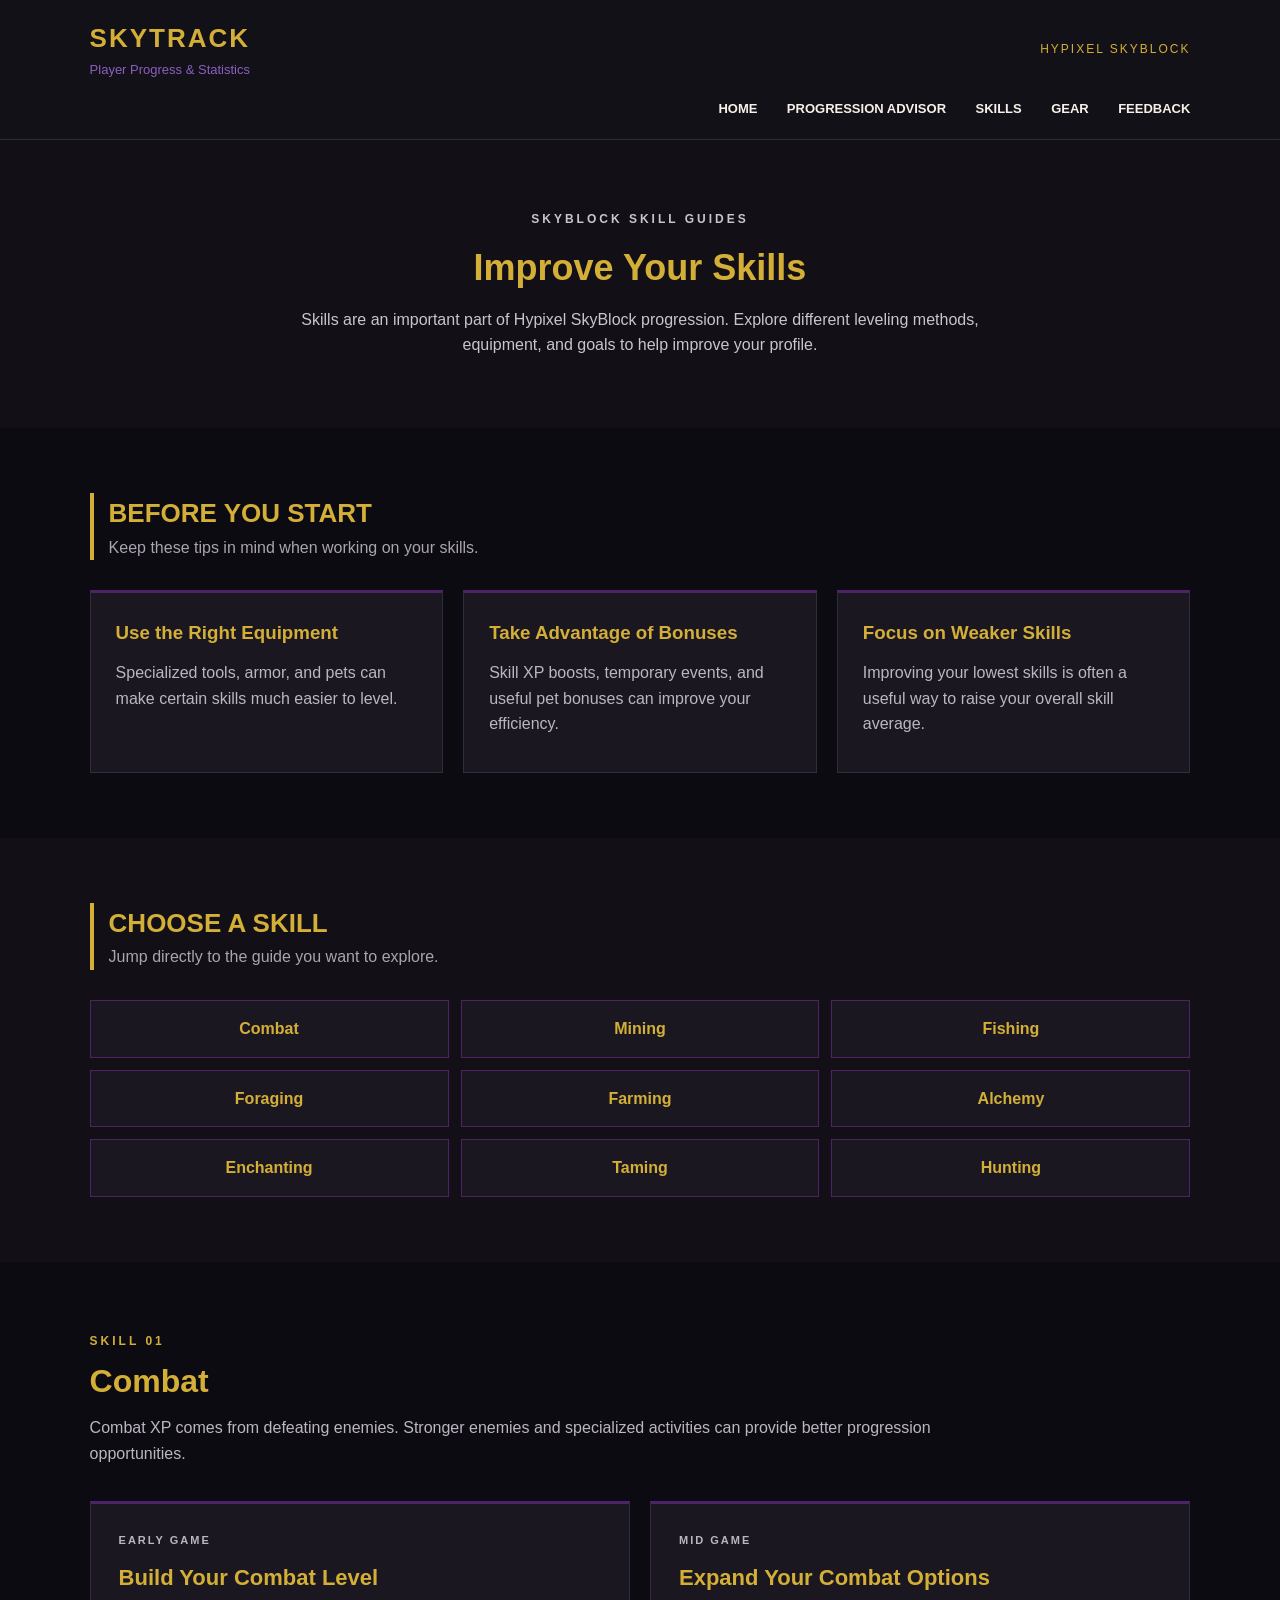
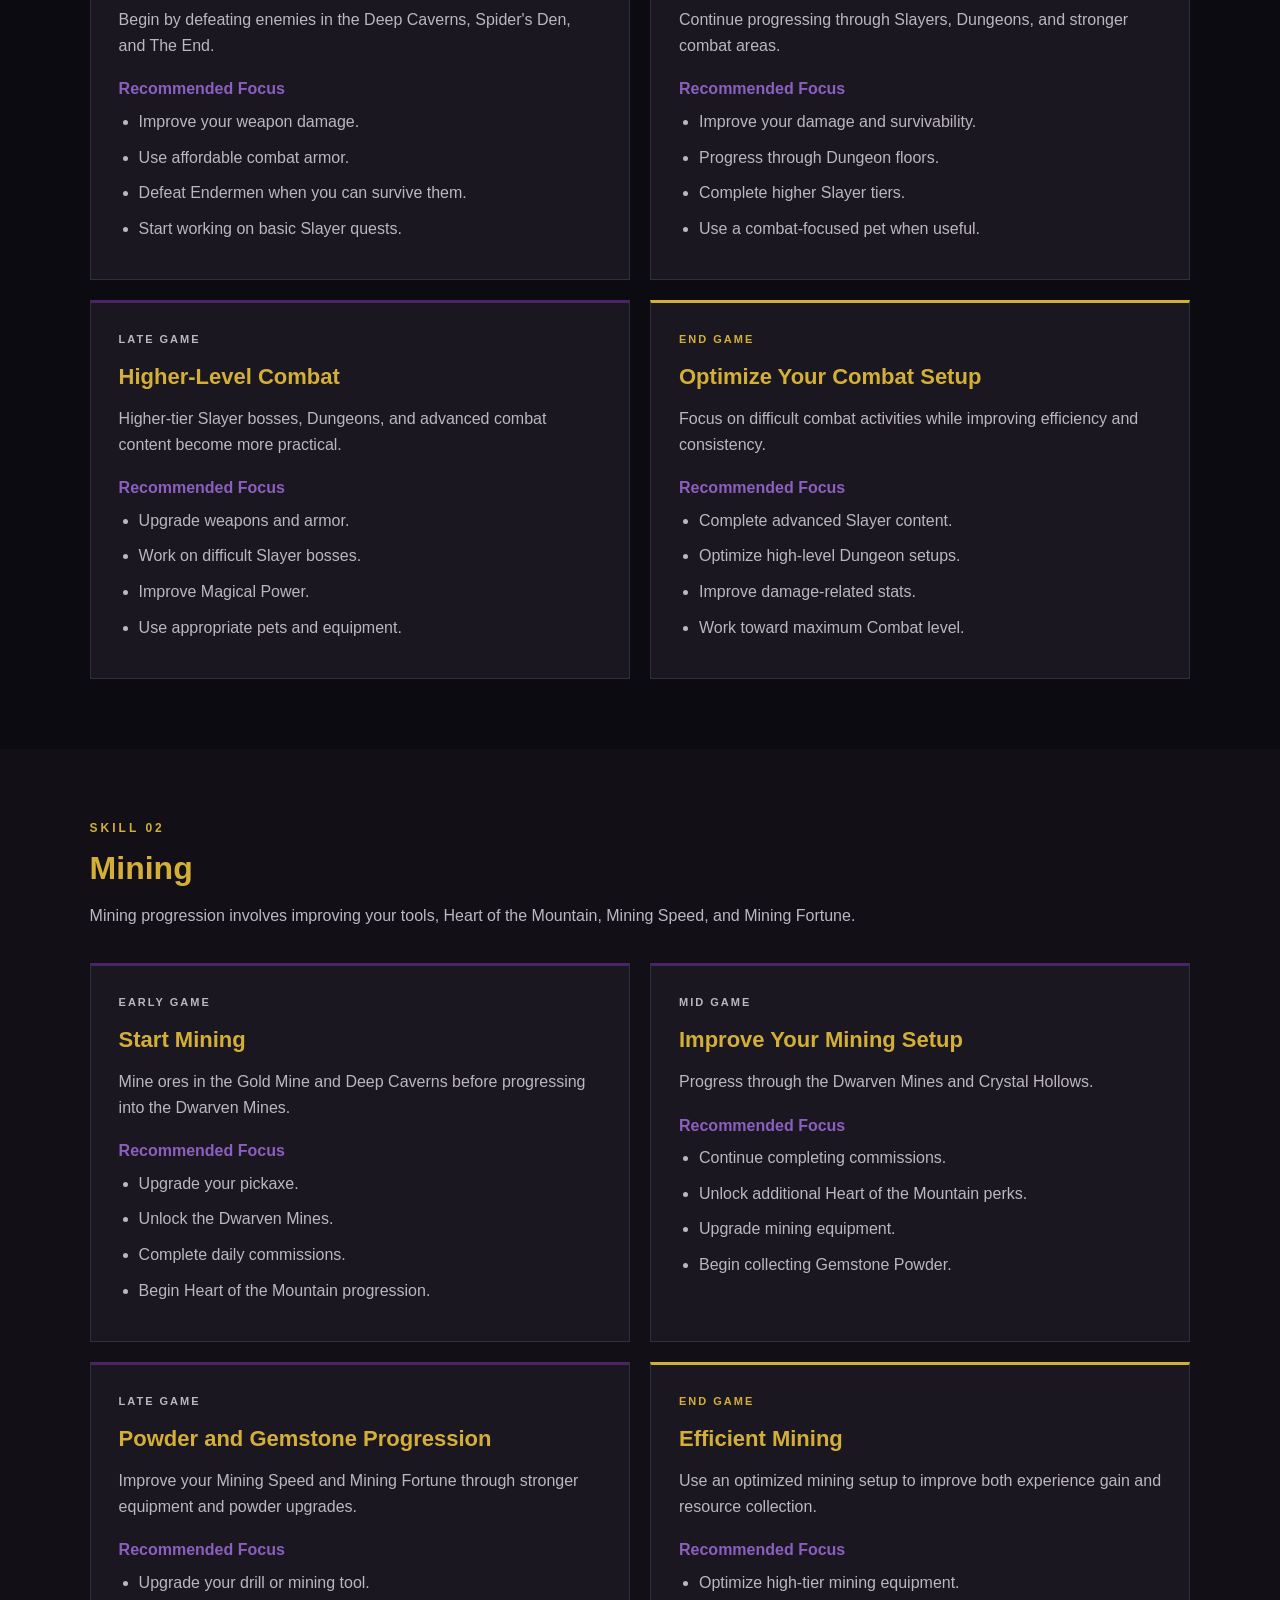
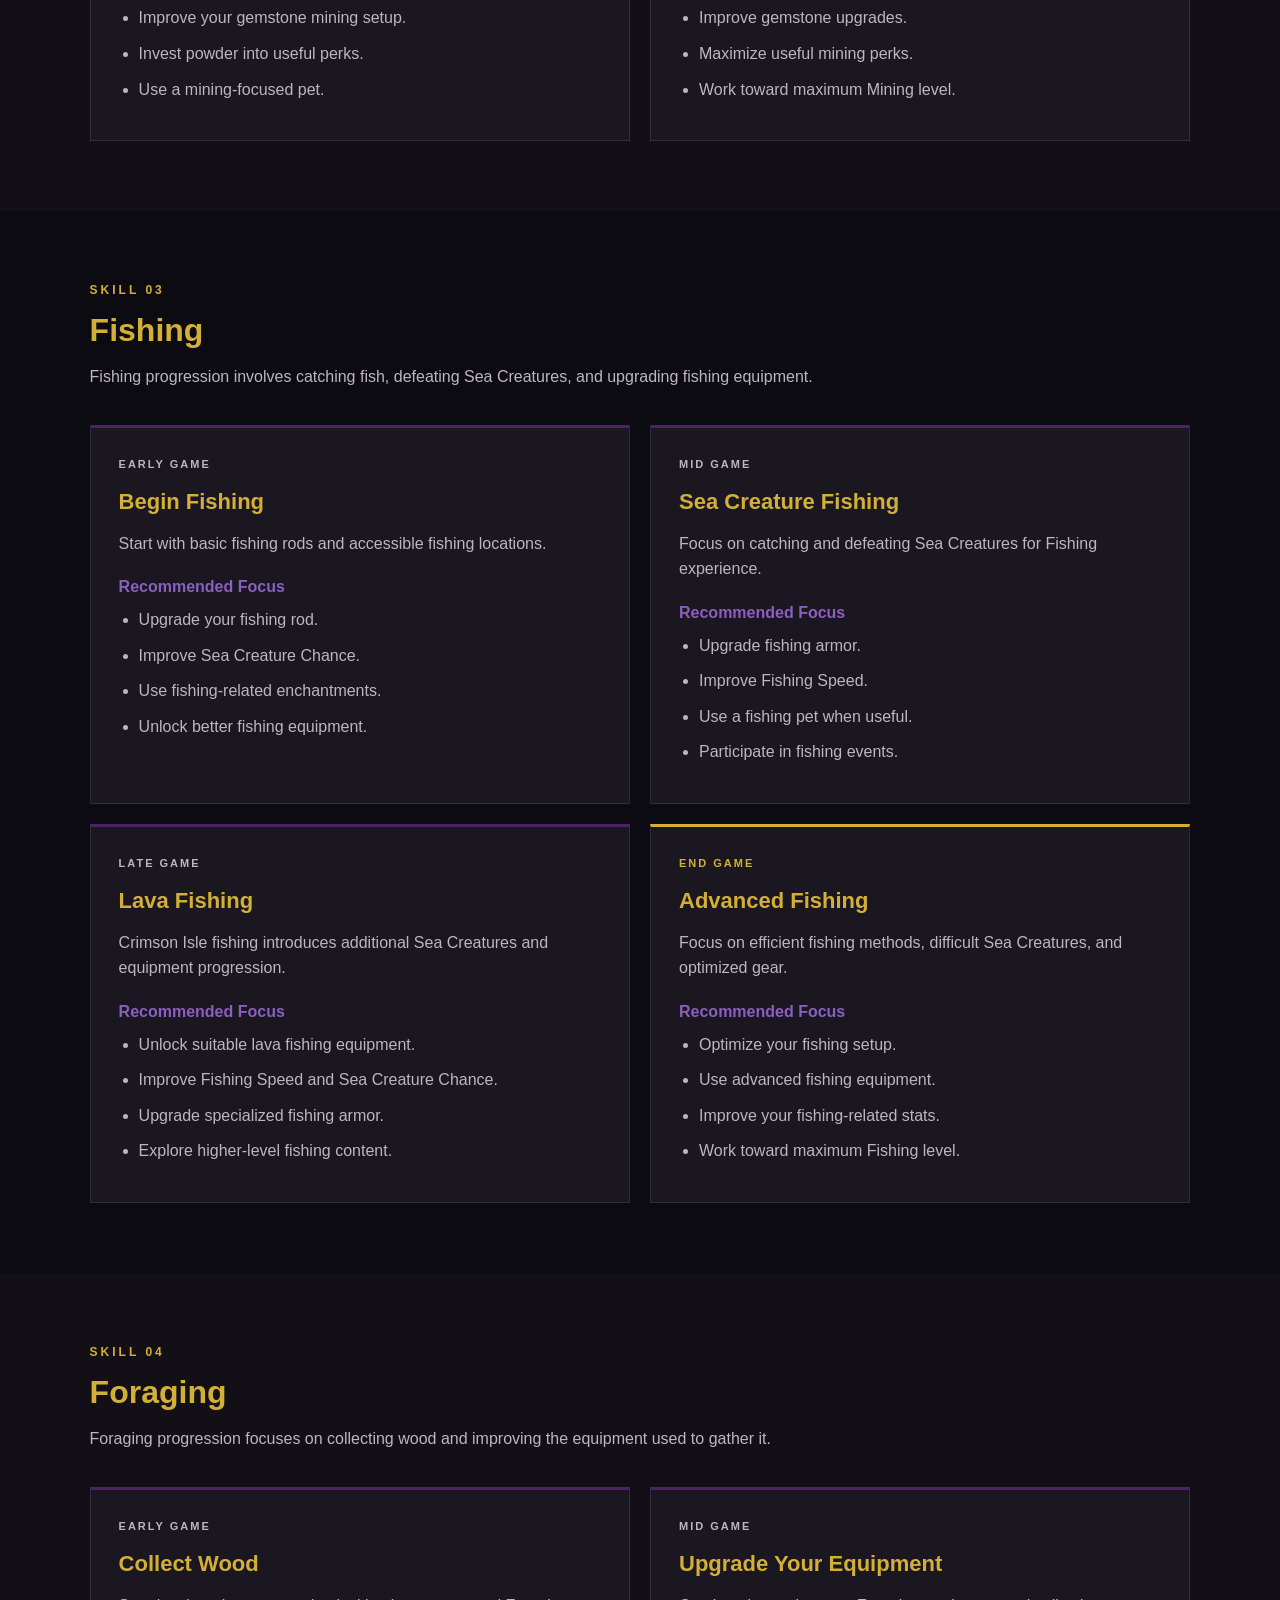
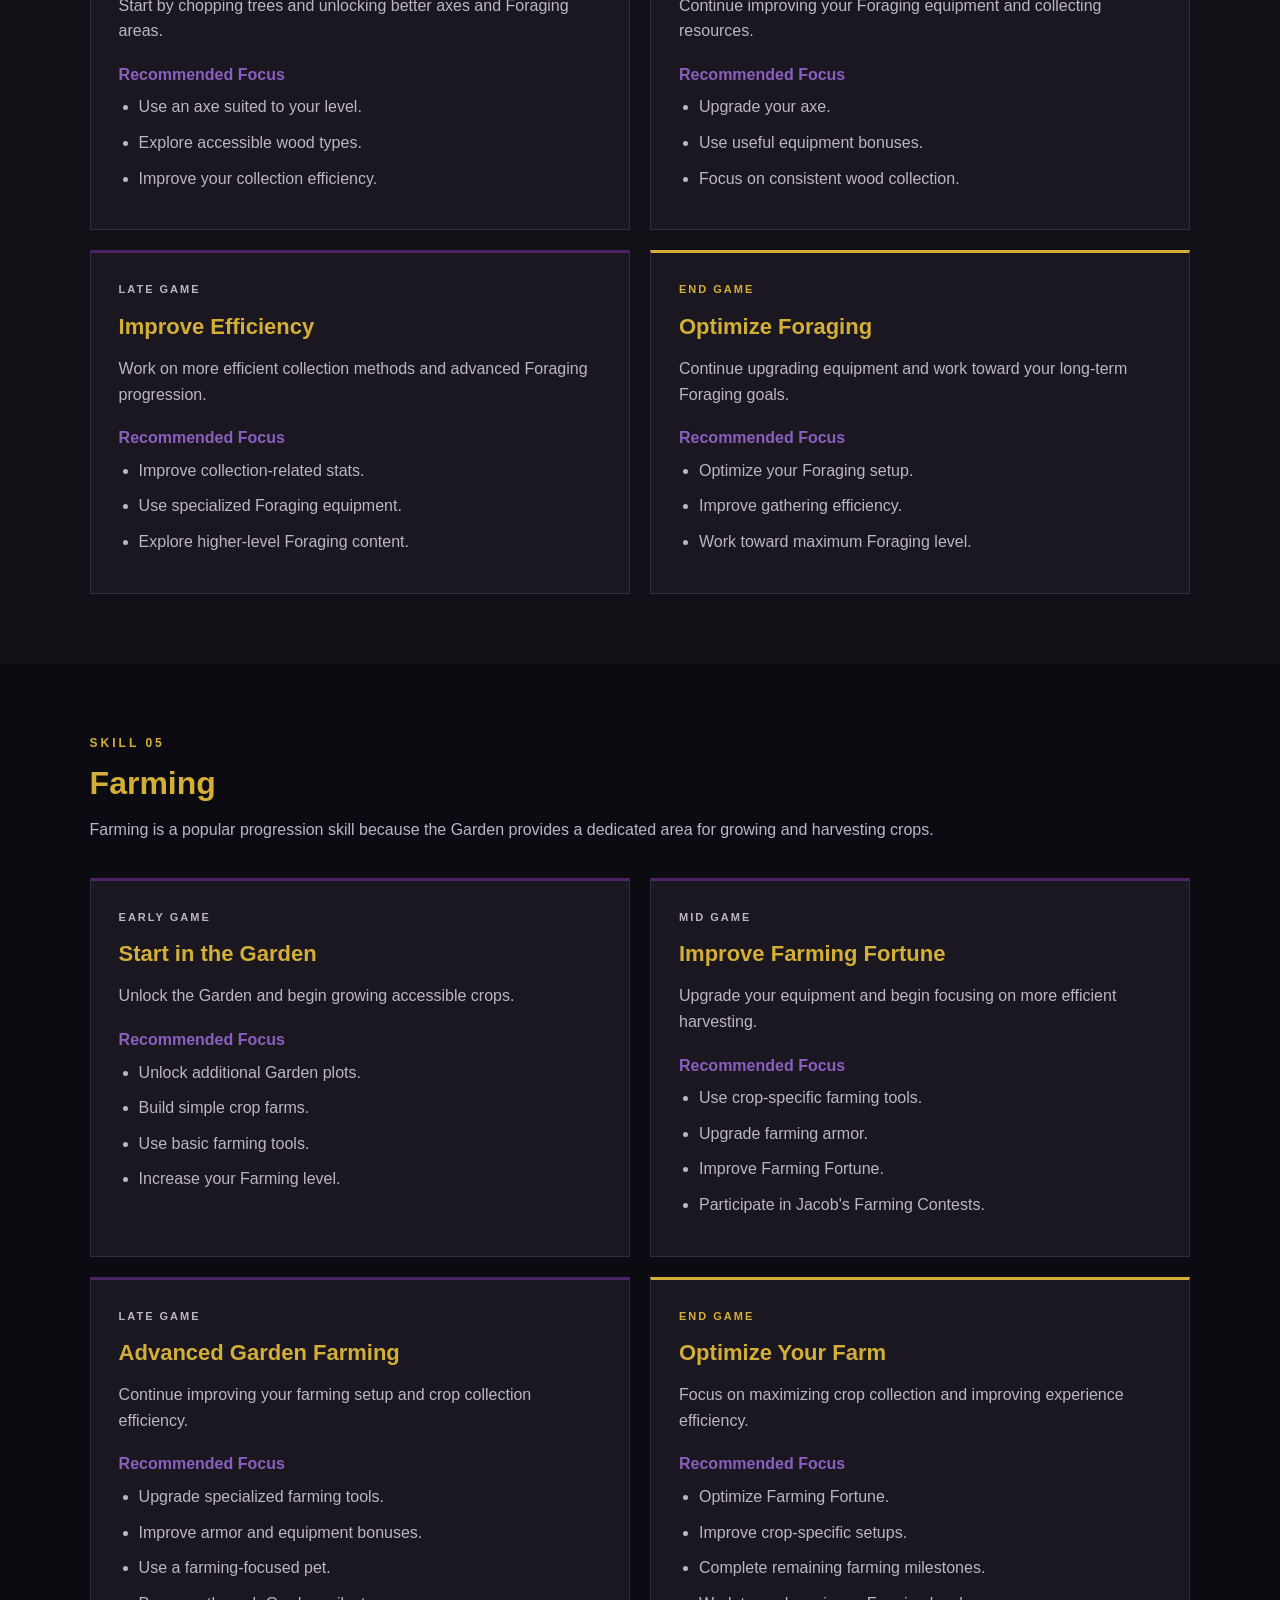
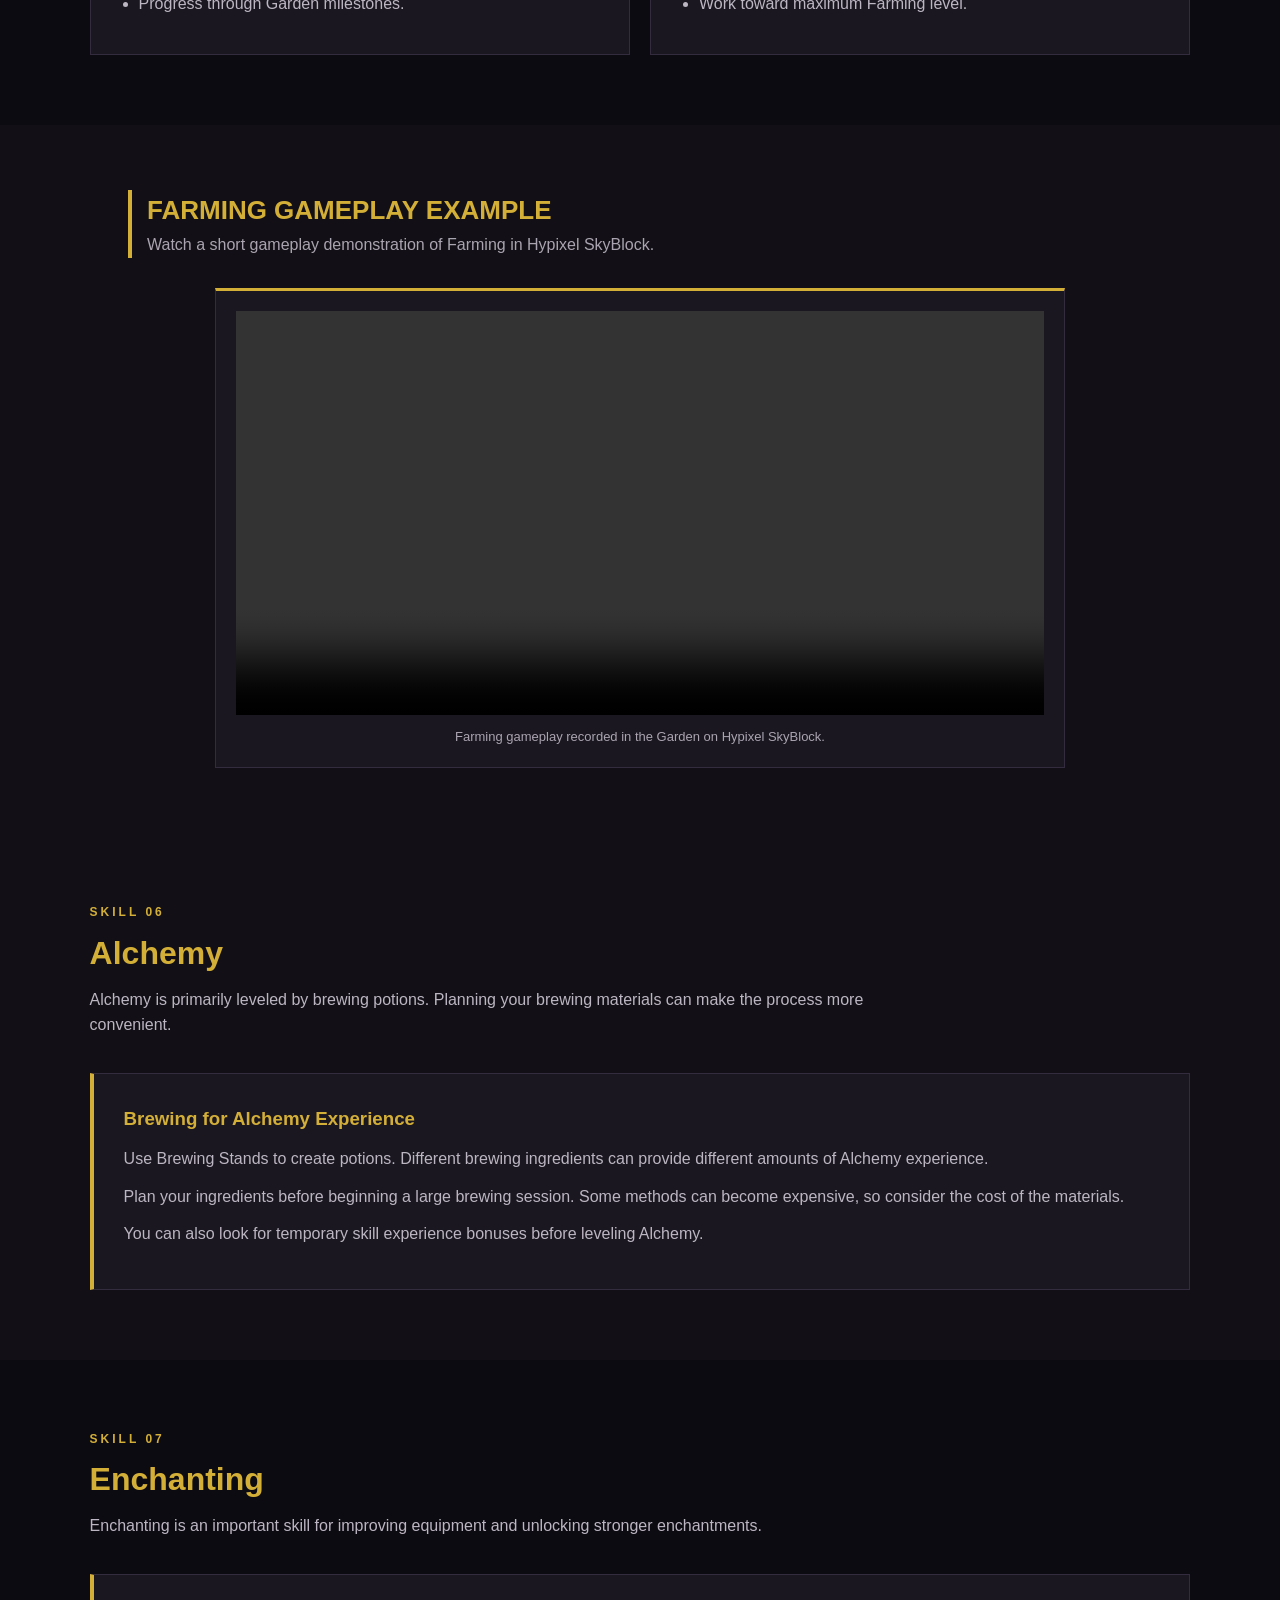
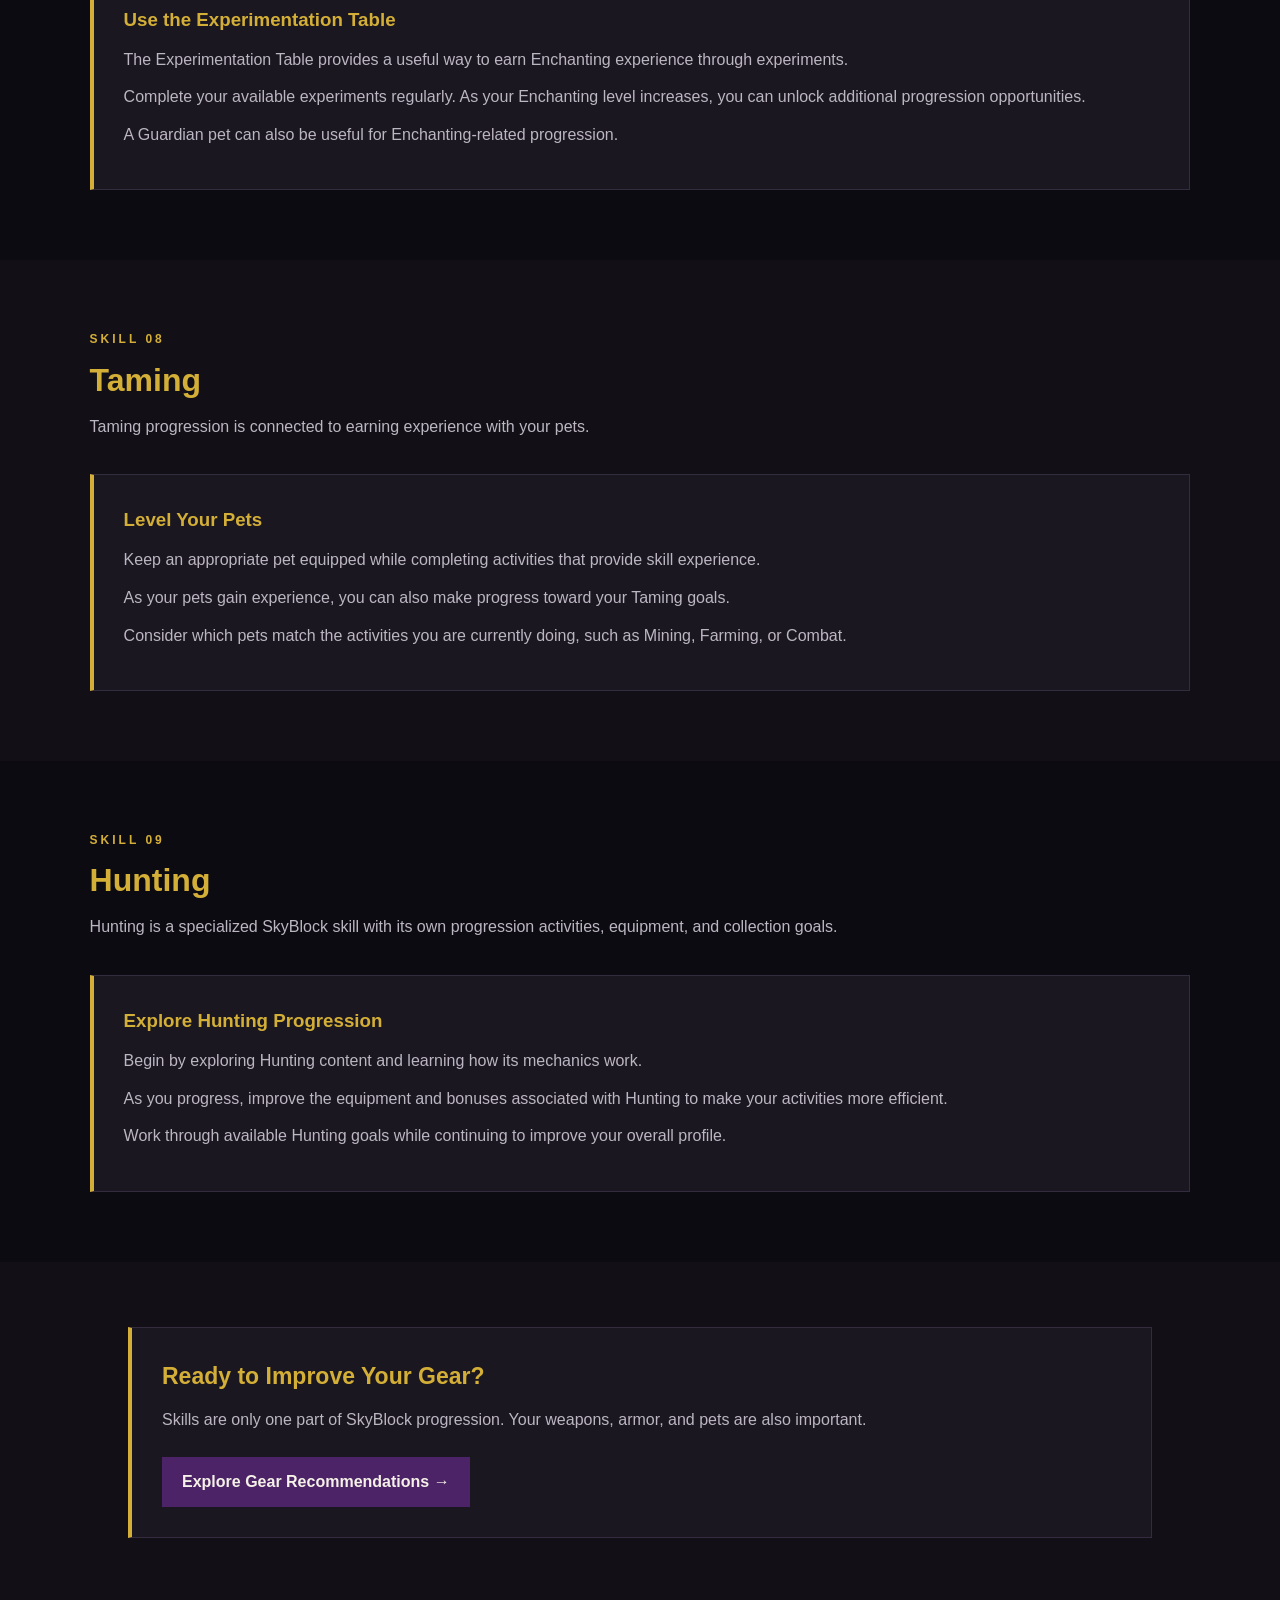
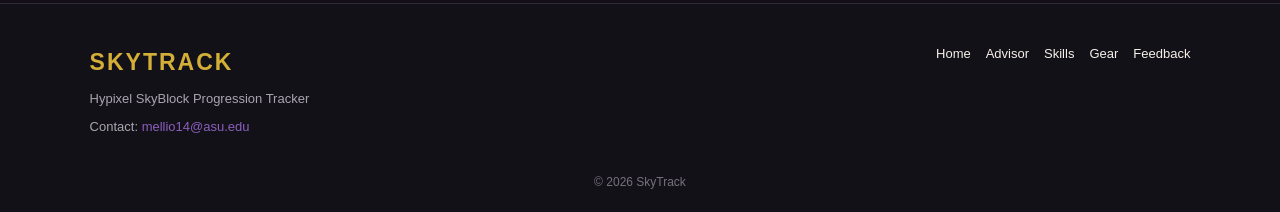
<file: skills.html>
<!DOCTYPE html>
<html lang="en">
<head>
    <meta charset="UTF-8">
    <meta name="viewport" content="width=device-width, initial-scale=1.0">
    <meta name="description" content="Learn how to level Combat, Mining, Fishing, Foraging, Farming, Alchemy, Enchanting, Taming, and Hunting in Hypixel SkyBlock.">
    <title>Skills | SkyTrack</title>
    <link rel="stylesheet" href="styles.css">
</head>

<body>

<header>
    <div class="header-container">
        <div class="logo">
            <h1>SKYTRACK</h1>
            <p>Player Progress &amp; Statistics</p>
        </div>
        <div class="header-text">
            <p>HYPIXEL SKYBLOCK</p>
        </div>
    </div>

    <nav>
        <a href="index.html">Home</a>
        <a href="advisor.html">Progression Advisor</a>
        <a href="skills.html">Skills</a>
        <a href="gear.html">Gear</a>
        <a href="feedback.html">Feedback</a>
    </nav>
</header>

<main>

    <!-- PAGE INTRODUCTION -->

    <section class="page-intro">
        <p class="section-label">SKYBLOCK SKILL GUIDES</p>
        <h2>Improve Your Skills</h2>
        <p>
            Skills are an important part of Hypixel SkyBlock progression.
            Explore different leveling methods, equipment, and goals
            to help improve your profile.
        </p>
    </section>


    <!-- GENERAL TIPS -->

    <section class="general-skill-tips">

        <div class="section-heading">
            <h2>Before You Start</h2>
            <p>Keep these tips in mind when working on your skills.</p>
        </div>

        <div class="tips-grid">

            <div class="tip-card">
                <h3>Use the Right Equipment</h3>
                <p>
                    Specialized tools, armor, and pets can make
                    certain skills much easier to level.
                </p>
            </div>

            <div class="tip-card">
                <h3>Take Advantage of Bonuses</h3>
                <p>
                    Skill XP boosts, temporary events, and useful
                    pet bonuses can improve your efficiency.
                </p>
            </div>

            <div class="tip-card">
                <h3>Focus on Weaker Skills</h3>
                <p>
                    Improving your lowest skills is often a useful
                    way to raise your overall skill average.
                </p>
            </div>

        </div>

    </section>


    <!-- SKILL NAVIGATION -->

    <section class="skill-navigation">

        <div class="section-heading">
            <h2>Choose a Skill</h2>
            <p>Jump directly to the guide you want to explore.</p>
        </div>

        <div class="skill-nav-grid">
            <a href="#combat">Combat</a>
            <a href="#mining">Mining</a>
            <a href="#fishing">Fishing</a>
            <a href="#foraging">Foraging</a>
            <a href="#farming">Farming</a>
            <a href="#alchemy">Alchemy</a>
            <a href="#enchanting">Enchanting</a>
            <a href="#taming">Taming</a>
            <a href="#hunting">Hunting</a>
        </div>

    </section>


    <!-- COMBAT -->

    <section class="skill-guide" id="combat">

        <div class="skill-guide-heading">
            <p class="section-label">SKILL 01</p>
            <h2>Combat</h2>
            <p>
                Combat XP comes from defeating enemies.
                Stronger enemies and specialized activities
                can provide better progression opportunities.
            </p>
        </div>

        <div class="progression-grid">

            <div class="progression-card">
                <p class="progression-level">EARLY GAME</p>
                <h3>Build Your Combat Level</h3>
                <p>
                    Begin by defeating enemies in the Deep Caverns,
                    Spider's Den, and The End.
                </p>
                <h4>Recommended Focus</h4>
                <ul>
                    <li>Improve your weapon damage.</li>
                    <li>Use affordable combat armor.</li>
                    <li>Defeat Endermen when you can survive them.</li>
                    <li>Start working on basic Slayer quests.</li>
                </ul>
            </div>

            <div class="progression-card">
                <p class="progression-level">MID GAME</p>
                <h3>Expand Your Combat Options</h3>
                <p>
                    Continue progressing through Slayers,
                    Dungeons, and stronger combat areas.
                </p>
                <h4>Recommended Focus</h4>
                <ul>
                    <li>Improve your damage and survivability.</li>
                    <li>Progress through Dungeon floors.</li>
                    <li>Complete higher Slayer tiers.</li>
                    <li>Use a combat-focused pet when useful.</li>
                </ul>
            </div>

            <div class="progression-card">
                <p class="progression-level">LATE GAME</p>
                <h3>Higher-Level Combat</h3>
                <p>
                    Higher-tier Slayer bosses, Dungeons, and
                    advanced combat content become more practical.
                </p>
                <h4>Recommended Focus</h4>
                <ul>
                    <li>Upgrade weapons and armor.</li>
                    <li>Work on difficult Slayer bosses.</li>
                    <li>Improve Magical Power.</li>
                    <li>Use appropriate pets and equipment.</li>
                </ul>
            </div>

            <div class="progression-card end-game-card">
                <p class="progression-level">END GAME</p>
                <h3>Optimize Your Combat Setup</h3>
                <p>
                    Focus on difficult combat activities
                    while improving efficiency and consistency.
                </p>
                <h4>Recommended Focus</h4>
                <ul>
                    <li>Complete advanced Slayer content.</li>
                    <li>Optimize high-level Dungeon setups.</li>
                    <li>Improve damage-related stats.</li>
                    <li>Work toward maximum Combat level.</li>
                </ul>
            </div>

        </div>

    </section>


    <!-- MINING -->

    <section class="skill-guide alternate-section" id="mining">

        <div class="skill-guide-heading">
            <p class="section-label">SKILL 02</p>
            <h2>Mining</h2>
            <p>
                Mining progression involves improving your tools,
                Heart of the Mountain, Mining Speed,
                and Mining Fortune.
            </p>
        </div>

        <div class="progression-grid">

            <div class="progression-card">
                <p class="progression-level">EARLY GAME</p>
                <h3>Start Mining</h3>
                <p>
                    Mine ores in the Gold Mine and Deep Caverns
                    before progressing into the Dwarven Mines.
                </p>
                <h4>Recommended Focus</h4>
                <ul>
                    <li>Upgrade your pickaxe.</li>
                    <li>Unlock the Dwarven Mines.</li>
                    <li>Complete daily commissions.</li>
                    <li>Begin Heart of the Mountain progression.</li>
                </ul>
            </div>

            <div class="progression-card">
                <p class="progression-level">MID GAME</p>
                <h3>Improve Your Mining Setup</h3>
                <p>
                    Progress through the Dwarven Mines
                    and Crystal Hollows.
                </p>
                <h4>Recommended Focus</h4>
                <ul>
                    <li>Continue completing commissions.</li>
                    <li>Unlock additional Heart of the Mountain perks.</li>
                    <li>Upgrade mining equipment.</li>
                    <li>Begin collecting Gemstone Powder.</li>
                </ul>
            </div>

            <div class="progression-card">
                <p class="progression-level">LATE GAME</p>
                <h3>Powder and Gemstone Progression</h3>
                <p>
                    Improve your Mining Speed and Mining Fortune
                    through stronger equipment and powder upgrades.
                </p>
                <h4>Recommended Focus</h4>
                <ul>
                    <li>Upgrade your drill or mining tool.</li>
                    <li>Improve your gemstone mining setup.</li>
                    <li>Invest powder into useful perks.</li>
                    <li>Use a mining-focused pet.</li>
                </ul>
            </div>

            <div class="progression-card end-game-card">
                <p class="progression-level">END GAME</p>
                <h3>Efficient Mining</h3>
                <p>
                    Use an optimized mining setup to improve
                    both experience gain and resource collection.
                </p>
                <h4>Recommended Focus</h4>
                <ul>
                    <li>Optimize high-tier mining equipment.</li>
                    <li>Improve gemstone upgrades.</li>
                    <li>Maximize useful mining perks.</li>
                    <li>Work toward maximum Mining level.</li>
                </ul>
            </div>

        </div>

    </section>


    <!-- FISHING -->

    <section class="skill-guide" id="fishing">

        <div class="skill-guide-heading">
            <p class="section-label">SKILL 03</p>
            <h2>Fishing</h2>
            <p>
                Fishing progression involves catching fish,
                defeating Sea Creatures, and upgrading
                fishing equipment.
            </p>
        </div>

        <div class="progression-grid">

            <div class="progression-card">
                <p class="progression-level">EARLY GAME</p>
                <h3>Begin Fishing</h3>
                <p>
                    Start with basic fishing rods and accessible
                    fishing locations.
                </p>
                <h4>Recommended Focus</h4>
                <ul>
                    <li>Upgrade your fishing rod.</li>
                    <li>Improve Sea Creature Chance.</li>
                    <li>Use fishing-related enchantments.</li>
                    <li>Unlock better fishing equipment.</li>
                </ul>
            </div>

            <div class="progression-card">
                <p class="progression-level">MID GAME</p>
                <h3>Sea Creature Fishing</h3>
                <p>
                    Focus on catching and defeating Sea Creatures
                    for Fishing experience.
                </p>
                <h4>Recommended Focus</h4>
                <ul>
                    <li>Upgrade fishing armor.</li>
                    <li>Improve Fishing Speed.</li>
                    <li>Use a fishing pet when useful.</li>
                    <li>Participate in fishing events.</li>
                </ul>
            </div>

            <div class="progression-card">
                <p class="progression-level">LATE GAME</p>
                <h3>Lava Fishing</h3>
                <p>
                    Crimson Isle fishing introduces additional
                    Sea Creatures and equipment progression.
                </p>
                <h4>Recommended Focus</h4>
                <ul>
                    <li>Unlock suitable lava fishing equipment.</li>
                    <li>Improve Fishing Speed and Sea Creature Chance.</li>
                    <li>Upgrade specialized fishing armor.</li>
                    <li>Explore higher-level fishing content.</li>
                </ul>
            </div>

            <div class="progression-card end-game-card">
                <p class="progression-level">END GAME</p>
                <h3>Advanced Fishing</h3>
                <p>
                    Focus on efficient fishing methods,
                    difficult Sea Creatures, and optimized gear.
                </p>
                <h4>Recommended Focus</h4>
                <ul>
                    <li>Optimize your fishing setup.</li>
                    <li>Use advanced fishing equipment.</li>
                    <li>Improve your fishing-related stats.</li>
                    <li>Work toward maximum Fishing level.</li>
                </ul>
            </div>

        </div>

    </section>


    <!-- FORAGING -->

    <section class="skill-guide alternate-section" id="foraging">

        <div class="skill-guide-heading">
            <p class="section-label">SKILL 04</p>
            <h2>Foraging</h2>
            <p>
                Foraging progression focuses on collecting wood
                and improving the equipment used to gather it.
            </p>
        </div>

        <div class="progression-grid">

            <div class="progression-card">
                <p class="progression-level">EARLY GAME</p>
                <h3>Collect Wood</h3>
                <p>
                    Start by chopping trees and unlocking
                    better axes and Foraging areas.
                </p>
                <h4>Recommended Focus</h4>
                <ul>
                    <li>Use an axe suited to your level.</li>
                    <li>Explore accessible wood types.</li>
                    <li>Improve your collection efficiency.</li>
                </ul>
            </div>

            <div class="progression-card">
                <p class="progression-level">MID GAME</p>
                <h3>Upgrade Your Equipment</h3>
                <p>
                    Continue improving your Foraging equipment
                    and collecting resources.
                </p>
                <h4>Recommended Focus</h4>
                <ul>
                    <li>Upgrade your axe.</li>
                    <li>Use useful equipment bonuses.</li>
                    <li>Focus on consistent wood collection.</li>
                </ul>
            </div>

            <div class="progression-card">
                <p class="progression-level">LATE GAME</p>
                <h3>Improve Efficiency</h3>
                <p>
                    Work on more efficient collection methods
                    and advanced Foraging progression.
                </p>
                <h4>Recommended Focus</h4>
                <ul>
                    <li>Improve collection-related stats.</li>
                    <li>Use specialized Foraging equipment.</li>
                    <li>Explore higher-level Foraging content.</li>
                </ul>
            </div>

            <div class="progression-card end-game-card">
                <p class="progression-level">END GAME</p>
                <h3>Optimize Foraging</h3>
                <p>
                    Continue upgrading equipment and work
                    toward your long-term Foraging goals.
                </p>
                <h4>Recommended Focus</h4>
                <ul>
                    <li>Optimize your Foraging setup.</li>
                    <li>Improve gathering efficiency.</li>
                    <li>Work toward maximum Foraging level.</li>
                </ul>
            </div>

        </div>

    </section>


    <!-- FARMING -->

    <section class="skill-guide" id="farming">

        <div class="skill-guide-heading">
            <p class="section-label">SKILL 05</p>
            <h2>Farming</h2>
            <p>
                Farming is a popular progression skill because
                the Garden provides a dedicated area
                for growing and harvesting crops.
            </p>
        </div>

        <div class="progression-grid">

            <div class="progression-card">
                <p class="progression-level">EARLY GAME</p>
                <h3>Start in the Garden</h3>
                <p>
                    Unlock the Garden and begin growing
                    accessible crops.
                </p>
                <h4>Recommended Focus</h4>
                <ul>
                    <li>Unlock additional Garden plots.</li>
                    <li>Build simple crop farms.</li>
                    <li>Use basic farming tools.</li>
                    <li>Increase your Farming level.</li>
                </ul>
            </div>

            <div class="progression-card">
                <p class="progression-level">MID GAME</p>
                <h3>Improve Farming Fortune</h3>
                <p>
                    Upgrade your equipment and begin focusing
                    on more efficient harvesting.
                </p>
                <h4>Recommended Focus</h4>
                <ul>
                    <li>Use crop-specific farming tools.</li>
                    <li>Upgrade farming armor.</li>
                    <li>Improve Farming Fortune.</li>
                    <li>Participate in Jacob's Farming Contests.</li>
                </ul>
            </div>

            <div class="progression-card">
                <p class="progression-level">LATE GAME</p>
                <h3>Advanced Garden Farming</h3>
                <p>
                    Continue improving your farming setup
                    and crop collection efficiency.
                </p>
                <h4>Recommended Focus</h4>
                <ul>
                    <li>Upgrade specialized farming tools.</li>
                    <li>Improve armor and equipment bonuses.</li>
                    <li>Use a farming-focused pet.</li>
                    <li>Progress through Garden milestones.</li>
                </ul>
            </div>

            <div class="progression-card end-game-card">
                <p class="progression-level">END GAME</p>
                <h3>Optimize Your Farm</h3>
                <p>
                    Focus on maximizing crop collection
                    and improving experience efficiency.
                </p>
                <h4>Recommended Focus</h4>
                <ul>
                    <li>Optimize Farming Fortune.</li>
                    <li>Improve crop-specific setups.</li>
                    <li>Complete remaining farming milestones.</li>
                    <li>Work toward maximum Farming level.</li>
                </ul>
            </div>

        </div>

    </section>


    <!-- FARMING VIDEO -->

    <section class="video-section" id="farming-video">

        <div class="section-heading">
            <h2>Farming Gameplay Example</h2>
            <p>
                Watch a short gameplay demonstration
                of Farming in Hypixel SkyBlock.
            </p>
        </div>

        <div class="video-container">

            <video controls preload="metadata">
                <source src="Farming Example.mp4" type="video/mp4">
                Your browser does not support HTML5 video.
            </video>

            <p class="video-caption">
                Farming gameplay recorded in the Garden
                on Hypixel SkyBlock.
            </p>

        </div>

    </section>


    <!-- ALCHEMY -->

    <section class="skill-guide alternate-section" id="alchemy">

        <div class="skill-guide-heading">
            <p class="section-label">SKILL 06</p>
            <h2>Alchemy</h2>
            <p>
                Alchemy is primarily leveled by brewing potions.
                Planning your brewing materials can make
                the process more convenient.
            </p>
        </div>

        <div class="simple-skill-guide">

            <h3>Brewing for Alchemy Experience</h3>

            <p>
                Use Brewing Stands to create potions.
                Different brewing ingredients can provide
                different amounts of Alchemy experience.
            </p>

            <p>
                Plan your ingredients before beginning a large
                brewing session. Some methods can become expensive,
                so consider the cost of the materials.
            </p>

            <p>
                You can also look for temporary skill experience
                bonuses before leveling Alchemy.
            </p>

        </div>

    </section>


    <!-- ENCHANTING -->

    <section class="skill-guide" id="enchanting">

        <div class="skill-guide-heading">
            <p class="section-label">SKILL 07</p>
            <h2>Enchanting</h2>
            <p>
                Enchanting is an important skill for improving
                equipment and unlocking stronger enchantments.
            </p>
        </div>

        <div class="simple-skill-guide">

            <h3>Use the Experimentation Table</h3>

            <p>
                The Experimentation Table provides a useful way
                to earn Enchanting experience through experiments.
            </p>

            <p>
                Complete your available experiments regularly.
                As your Enchanting level increases, you can
                unlock additional progression opportunities.
            </p>

            <p>
                A Guardian pet can also be useful for
                Enchanting-related progression.
            </p>

        </div>

    </section>


    <!-- TAMING -->

    <section class="skill-guide alternate-section" id="taming">

        <div class="skill-guide-heading">
            <p class="section-label">SKILL 08</p>
            <h2>Taming</h2>
            <p>
                Taming progression is connected to earning
                experience with your pets.
            </p>
        </div>

        <div class="simple-skill-guide">

            <h3>Level Your Pets</h3>

            <p>
                Keep an appropriate pet equipped while
                completing activities that provide skill experience.
            </p>

            <p>
                As your pets gain experience, you can also
                make progress toward your Taming goals.
            </p>

            <p>
                Consider which pets match the activities
                you are currently doing, such as Mining,
                Farming, or Combat.
            </p>

        </div>

    </section>


    <!-- HUNTING -->

    <section class="skill-guide" id="hunting">

        <div class="skill-guide-heading">
            <p class="section-label">SKILL 09</p>
            <h2>Hunting</h2>
            <p>
                Hunting is a specialized SkyBlock skill
                with its own progression activities,
                equipment, and collection goals.
            </p>
        </div>

        <div class="simple-skill-guide">

            <h3>Explore Hunting Progression</h3>

            <p>
                Begin by exploring Hunting content
                and learning how its mechanics work.
            </p>

            <p>
                As you progress, improve the equipment
                and bonuses associated with Hunting
                to make your activities more efficient.
            </p>

            <p>
                Work through available Hunting goals
                while continuing to improve your overall profile.
            </p>

        </div>

    </section>


    <!-- FINAL SECTION -->

    <section class="gear-final-section">

        <div class="gear-final-box">

            <h3>Ready to Improve Your Gear?</h3>

            <p>
                Skills are only one part of SkyBlock progression.
                Your weapons, armor, and pets are also important.
            </p>

            <a class="gear-guide-button" href="gear.html">
                Explore Gear Recommendations &rarr;
            </a>

        </div>

    </section>

</main>


<!-- FOOTER -->

<footer>

    <div class="footer-container">

        <div>
            <h2>SKYTRACK</h2>
            <p>Hypixel SkyBlock Progression Tracker</p>
            <p>
                Contact:
                <a href="mailto:mellio14@asu.edu">
                    mellio14@asu.edu
                </a>
            </p>
        </div>

        <div class="footer-links">
            <a href="index.html">Home</a>
            <a href="advisor.html">Advisor</a>
            <a href="skills.html">Skills</a>
            <a href="gear.html">Gear</a>
            <a href="feedback.html">Feedback</a>
        </div>

    </div>

    <p class="copyright">&copy; 2026 SkyTrack</p>

</footer>

</body>
</html>
</file>
<file: styles.css>
* {
    box-sizing: border-box;
    margin: 0;
    padding: 0;
}

html {
    scroll-behavior: smooth;
}

body {
    background-color: #0d0b12;
    color: #f5f1e8;
    font-family: Arial, Helvetica, sans-serif;
    line-height: 1.6;
}

a {
    color: #8b5fbf;
}

a:hover {
    color: #d4af37;
}

section {
    scroll-margin-top: 20px;
}


/* HEADER */

header {
    background-color: #131118;
    border-bottom: 1px solid #302a38;
    padding: 18px 7%;
}

.header-container {
    display: flex;
    justify-content: space-between;
    align-items: center;
    gap: 20px;
}

.logo h1 {
    color: #d4af37;
    font-size: 26px;
    letter-spacing: 2px;
}

.logo p {
    color: #8b5fbf;
    font-size: 13px;
}

.header-text {
    color: #d4af37;
    font-size: 12px;
    letter-spacing: 2px;
}


/* NAVIGATION */

nav {
    margin-top: 15px;
    text-align: right;
}

nav a {
    color: #f5f1e8;
    text-decoration: none;
    text-transform: uppercase;
    font-size: 13px;
    font-weight: bold;
    margin-left: 25px;
}

nav a:hover {
    color: #d4af37;
}


/* SHARED HEADINGS */

.section-label {
    color: #d4af37;
    font-size: 12px;
    font-weight: bold;
    letter-spacing: 3px;
    text-transform: uppercase;
}

.section-heading {
    border-left: 4px solid #d4af37;
    padding-left: 15px;
    margin-bottom: 30px;
}

.section-heading h2 {
    color: #d4af37;
    font-size: 26px;
    text-transform: uppercase;
}

.section-heading p {
    color: #aaa4b0;
}

.page-intro {
    text-align: center;
    padding: 70px 10%;
    background-color: #121016;
}

.page-intro h2 {
    color: #d4af37;
    font-size: 36px;
    margin: 10px 0;
}

.page-intro p {
    color: #c9c4cf;
    max-width: 700px;
    margin-left: auto;
    margin-right: auto;
}


/* HOME HERO */

.hero {
    text-align: center;
    padding: 75px 10% 70px;
}

.hero h2 {
    font-size: 42px;
    margin: 8px 0;
}

.hero-description {
    color: #c9c4cf;
    max-width: 650px;
    margin: 0 auto 25px;
}

.main-button {
    display: inline-block;
    background-color: #d4af37;
    color: #0d0b12;
    padding: 12px 24px;
    text-decoration: none;
    text-transform: uppercase;
    font-size: 13px;
    font-weight: bold;
    margin-bottom: 35px;
}

.main-button:hover {
    background-color: #8b5fbf;
    color: #0d0b12;
}

.hero-image {
    max-width: 950px;
    min-height: 320px;
    margin: 0 auto;
    border: 2px solid #4b2366;
    background-color: #21192b;
    display: flex;
    justify-content: center;
    align-items: center;
    padding: 30px;
}

.hero-image h3 {
    color: #d4af37;
    font-size: 27px;
    letter-spacing: 3px;
}

.hero-image p {
    color: #8b5fbf;
    font-weight: bold;
    text-transform: uppercase;
    letter-spacing: 2px;
    margin-top: 10px;
}


/* HOME HOW IT WORKS */

.how-it-works {
    background-color: #121016;
    padding: 65px 7%;
}

.steps-grid {
    display: grid;
    grid-template-columns: repeat(3, 1fr);
    gap: 20px;
}

.step-card {
    background-color: #1a1720;
    border: 1px solid #332b3e;
    padding: 30px;
}

.step-number {
    width: 42px;
    height: 42px;
    background-color: #4b2366;
    color: #f5f1e8;
    display: flex;
    justify-content: center;
    align-items: center;
    font-weight: bold;
    margin-bottom: 18px;
}

.step-card h3 {
    color: #d4af37;
    margin-bottom: 8px;
}

.step-card p {
    color: #bcb6c2;
}


/* HOME OVERVIEW */

.overview {
    padding: 65px 7%;
}

.stats-grid {
    display: grid;
    grid-template-columns: repeat(3, 1fr);
    gap: 18px;
}

.stat-card {
    background-color: #1a1720;
    border: 1px solid #332b3e;
    border-top: 3px solid #4b2366;
    padding: 25px;
}

.stat-card h3 {
    color: #bcb5c4;
    font-size: 13px;
    text-transform: uppercase;
    letter-spacing: 1px;
}

.stat-card p {
    color: #d4af37;
    font-size: 25px;
    font-weight: bold;
    margin-top: 8px;
}


/* HOME RECOMMENDATION */

.recommendation-preview {
    background-color: #121016;
    padding: 65px 7%;
}

.recommendation-box {
    display: grid;
    grid-template-columns: 1fr 1fr;
    background-color: #1a1720;
    border: 1px solid #332b3e;
    border-top: 3px solid #d4af37;
}

.example-profile,
.example-result {
    padding: 35px;
}

.example-profile {
    border-right: 1px solid #332b3e;
}

.example-label {
    color: #8b5fbf;
    font-size: 11px;
    font-weight: bold;
    letter-spacing: 2px;
    margin-bottom: 5px;
}

.example-profile h3,
.example-result h3 {
    color: #d4af37;
    font-size: 23px;
    margin-bottom: 15px;
}

.example-stats {
    display: flex;
    flex-direction: column;
    gap: 8px;
}

.example-stats span {
    background-color: #211d27;
    border-left: 3px solid #4b2366;
    padding: 8px 12px;
    color: #c9c4cf;
}

.example-result p {
    color: #bcb6c2;
    margin-bottom: 18px;
}

.example-result a {
    font-weight: bold;
    text-decoration: none;
}


/* HOME STAGES */

.game-stages {
    padding: 65px 7%;
}

.stage-grid {
    display: grid;
    grid-template-columns: repeat(4, 1fr);
    gap: 18px;
}

.stage-card {
    background-color: #18151e;
    border: 1px solid #332b3e;
    border-top: 3px solid #4b2366;
    padding: 24px;
    display: flex;
    flex-direction: column;
}

.stage-top {
    display: flex;
    justify-content: space-between;
    margin-bottom: 20px;
    gap: 10px;
}

.stage-number {
    color: #77717d;
    font-size: 12px;
    font-weight: bold;
}

.stage-name {
    color: #8b5fbf;
    font-size: 10px;
    font-weight: bold;
    letter-spacing: 1.5px;
}

.stage-card h3 {
    color: #d4af37;
    font-size: 22px;
    margin-bottom: 8px;
}

.stage-card p {
    color: #bcb6c2;
    font-size: 14px;
    margin-bottom: 20px;
}

.stage-categories {
    display: flex;
    flex-wrap: wrap;
    gap: 7px;
    margin-bottom: 22px;
}

.stage-categories span {
    background-color: #211d27;
    border: 1px solid #3a3244;
    color: #c9c4cf;
    padding: 4px 8px;
    font-size: 11px;
}

.stage-card a {
    color: #8b5fbf;
    text-decoration: none;
    font-weight: bold;
    font-size: 13px;
    margin-top: auto;
}

.stage-card a:hover {
    color: #d4af37;
}

.end-stage {
    border-top-color: #d4af37;
}

.end-stage .stage-name {
    color: #d4af37;
}

.stage-note {
    background-color: #211d27;
    border-left: 4px solid #d4af37;
    padding: 25px;
    margin-top: 25px;
}

.stage-note h3 {
    color: #d4af37;
    margin-bottom: 8px;
}

.stage-note p {
    color: #bcb6c2;
}


/* HOME EXPLORE */

.explore {
    background-color: #121016;
    padding: 65px 7%;
}

.explore-grid {
    display: grid;
    grid-template-columns: repeat(3, 1fr);
    gap: 20px;
}

.explore-card {
    background-color: #18151e;
    border: 1px solid #332b3e;
    padding: 18px;
}

.image-placeholder {
    height: 175px;
    background-color: #17131e;
    border: 1px solid #4b2366;
    display: flex;
    justify-content: center;
    align-items: center;
    margin-bottom: 18px;
    overflow: hidden;
}

.image-placeholder img {
    display: block;
    width: 100%;
    height: 100%;
    object-fit: contain;
}

.explore-card h3 {
    color: #d4af37;
    font-size: 20px;
    margin-bottom: 5px;
}

.explore-card p {
    color: #bcb6c2;
    margin-bottom: 15px;
}

.explore-card a {
    font-weight: bold;
    text-decoration: none;
}


/* ADVISOR FORM */

.advisor-section {
    padding: 65px 15%;
}

.advisor-section form {
    max-width: 800px;
    margin: auto;
    background-color: #1a1720;
    border: 1px solid #332b3e;
    border-top: 3px solid #d4af37;
    padding: 35px;
    display: grid;
    grid-template-columns: 180px 1fr;
    gap: 15px;
}

.advisor-section label {
    color: #d4af37;
    font-weight: bold;
}

.advisor-section input,
.advisor-section select {
    padding: 10px;
    width: 100%;
    min-width: 0;
}

.advisor-section input[type="submit"] {
    grid-column: 2;
    background-color: #d4af37;
    color: #0d0b12;
    border: none;
    font-weight: bold;
    cursor: pointer;
}

.advisor-section input[type="submit"]:hover {
    background-color: #8b5fbf;
}

.form-note {
    max-width: 800px;
    margin: 15px auto 0;
    color: #aaa4b0;
    font-size: 13px;
}


/* ADVISOR INFORMATION */

.advisor-info {
    background-color: #121016;
    padding: 65px 10%;
}

.advisor-grid {
    display: grid;
    grid-template-columns: repeat(2, 1fr);
    gap: 20px;
}

.advisor-card {
    background-color: #1a1720;
    border: 1px solid #332b3e;
    border-top: 3px solid #4b2366;
    padding: 30px;
}

.advisor-card h3 {
    color: #d4af37;
    font-size: 21px;
    margin-bottom: 8px;
}

.advisor-card p {
    color: #bcb6c2;
    margin-bottom: 15px;
}

.advisor-card a {
    font-weight: bold;
    text-decoration: none;
}


/* ADVISOR LEVEL RANGE */

.progression-range {
    padding: 65px 10%;
}

.progression-message {
    background-color: #1a1720;
    border: 1px solid #332b3e;
    border-left: 4px solid #d4af37;
    padding: 30px;
}

.progression-message h3 {
    color: #d4af37;
    font-size: 22px;
    margin-bottom: 10px;
}

.progression-message p {
    color: #bcb6c2;
    margin-bottom: 10px;
}


/* ADVISOR DUNGEONS */

.recommendation-section {
    background-color: #121016;
    padding: 65px 10%;
}

.recommendation-content {
    display: grid;
    grid-template-columns: repeat(2, 1fr);
    gap: 20px;
}

.recommendation-main,
.goal-list {
    background-color: #1a1720;
    border: 1px solid #332b3e;
    border-top: 3px solid #4b2366;
    padding: 30px;
}

.recommendation-main h3,
.goal-list h3 {
    color: #d4af37;
    font-size: 21px;
    margin-bottom: 10px;
}

.recommendation-main p {
    color: #bcb6c2;
    margin-bottom: 12px;
}

.goal-list ul {
    margin-left: 20px;
    color: #bcb6c2;
}

.goal-list li {
    margin-bottom: 8px;
}

.tank-box {
    background-color: #211d27;
    border-left: 4px solid #d4af37;
    padding: 25px;
    margin-top: 20px;
}

.tank-box h3 {
    color: #d4af37;
    margin-bottom: 8px;
}

.tank-box p {
    color: #bcb6c2;
    margin-bottom: 12px;
}

.tank-box a {
    font-weight: bold;
    text-decoration: none;
}


/* ADVISOR SKILLS AND SLAYERS */

.skills-recommendation {
    padding: 65px 10%;
}

.slayer-recommendation {
    background-color: #121016;
    padding: 65px 10%;
}

.skill-input-example,
.slayer-example {
    display: grid;
    grid-template-columns: repeat(2, 1fr);
    gap: 20px;
}

.skill-input-example h3,
.slayer-example h3 {
    color: #d4af37;
    margin-bottom: 15px;
}

.skill-input-example table,
.slayer-example table {
    width: 100%;
    border: 2px solid #4b2366;
    border-collapse: collapse;
}

.skill-input-example th,
.skill-input-example td,
.slayer-example th,
.slayer-example td {
    padding: 10px;
    border: 2px solid #4b2366;
}

.skill-input-example th,
.slayer-example th {
    background-color: #4b2366;
}

.skill-input-example td,
.slayer-example td {
    text-align: center;
}

.skill-input-example .example-result,
.slayer-example .example-result {
    background-color: #1a1720;
    border: 1px solid #332b3e;
}

.advisor-guide-links {
    display: flex;
    flex-direction: column;
    gap: 10px;
    margin-top: 20px;
}

.advisor-guide-links a {
    display: block;
    background-color: #4b2366;
    color: #f5f1e8;
    padding: 12px 15px;
    text-decoration: none;
    font-weight: bold;
}

.advisor-guide-links a:hover {
    background-color: #d4af37;
    color: #0d0b12;
}


/* SKILLS GENERAL TIPS */

.general-skill-tips {
    padding: 65px 7%;
}

.tips-grid {
    display: grid;
    grid-template-columns: repeat(3, 1fr);
    gap: 20px;
}

.tip-card {
    background-color: #1a1720;
    border: 1px solid #332b3e;
    border-top: 3px solid #4b2366;
    padding: 25px;
}

.tip-card h3 {
    color: #d4af37;
    margin-bottom: 12px;
}

.tip-card p,
.tip-card li {
    color: #bcb6c2;
    margin-bottom: 10px;
}

.tip-card ul {
    margin-left: 20px;
}


/* SKILL NAVIGATION */

.skill-navigation {
    background-color: #121016;
    padding: 65px 7%;
}

.skill-nav-grid {
    display: grid;
    grid-template-columns: repeat(3, 1fr);
    gap: 12px;
}

.skill-nav-grid a {
    display: block;
    background-color: #1a1720;
    border: 1px solid #4b2366;
    padding: 15px;
    text-align: center;
    color: #d4af37;
    text-decoration: none;
    font-weight: bold;
}

.skill-nav-grid a:hover {
    background-color: #4b2366;
    color: #f5f1e8;
}


/* SKILL GUIDES */

.skill-guide {
    padding: 70px 7%;
}

.alternate-section {
    background-color: #121016;
}

.skill-guide-heading {
    max-width: 850px;
    margin-bottom: 35px;
}

.skill-guide-heading h2 {
    color: #d4af37;
    font-size: 32px;
    margin: 5px 0 8px;
}

.skill-guide-heading p {
    color: #bcb6c2;
}

.skill-guide-heading .section-label {
    color: #d4af37;
}

.progression-grid {
    display: grid;
    grid-template-columns: repeat(2, 1fr);
    gap: 20px;
}

.progression-card {
    background-color: #1a1720;
    border: 1px solid #332b3e;
    border-top: 3px solid #4b2366;
    padding: 28px;
}

.progression-level {
    color: #8b5fbf;
    font-size: 11px;
    font-weight: bold;
    letter-spacing: 2px;
    margin-bottom: 8px;
}

.progression-card h3 {
    color: #d4af37;
    font-size: 22px;
    margin-bottom: 12px;
}

.progression-card h4 {
    color: #8b5fbf;
    margin-top: 18px;
    margin-bottom: 7px;
}

.progression-card p,
.progression-card li {
    color: #bcb6c2;
    margin-bottom: 10px;
}

.progression-card ul {
    margin-left: 20px;
}

.end-game-card {
    border-top-color: #d4af37;
}

.end-game-card .progression-level {
    color: #d4af37;
}

.simple-skill-guide,
.extra-guide-box {
    background-color: #1a1720;
    border: 1px solid #332b3e;
    border-left: 4px solid #d4af37;
    padding: 30px;
}

.simple-skill-guide h3,
.extra-guide-box h3 {
    color: #d4af37;
    margin-bottom: 12px;
}

.simple-skill-guide p,
.extra-guide-box p {
    color: #bcb6c2;
    margin-bottom: 12px;
}

.extra-guide-box {
    margin-top: 25px;
}

.extra-guide-box a {
    font-weight: bold;
    text-decoration: none;
}


/* FARMING GAMEPLAY VIDEO */

.video-section {
    background-color: #121016;
    padding: 65px 10%;
}

.video-container {
    max-width: 850px;
    margin: 0 auto;
    background-color: #1a1720;
    border: 1px solid #332b3e;
    border-top: 3px solid #d4af37;
    padding: 20px;
}

.video-container video {
    display: block;
    width: 100%;
    height: auto;
    background-color: #000000;
}

.video-caption {
    color: #aaa4b0;
    font-size: 13px;
    margin-top: 12px;
    text-align: center;
}


/* GEAR OVERVIEW */

.gear-overview {
    padding: 65px 10%;
}

.gear-overview-box {
    background-color: #1a1720;
    border: 1px solid #332b3e;
    border-left: 4px solid #d4af37;
    padding: 30px;
}

.gear-overview-box h3 {
    color: #d4af37;
    font-size: 23px;
    margin-bottom: 12px;
}

.gear-overview-box p {
    color: #bcb6c2;
    margin-bottom: 15px;
}

.gear-guide-button {
    display: inline-block;
    background-color: #4b2366;
    color: #f5f1e8;
    text-decoration: none;
    font-weight: bold;
    padding: 12px 20px;
    margin-top: 10px;
}

.gear-guide-button:hover {
    background-color: #d4af37;
    color: #0d0b12;
}


/* GEAR NAVIGATION */

.gear-navigation {
    background-color: #121016;
    padding: 65px 10%;
}

.gear-nav-grid {
    display: grid;
    grid-template-columns: repeat(3, 1fr);
    gap: 20px;
}

.gear-nav-grid a {
    display: block;
    background-color: #1a1720;
    border: 1px solid #4b2366;
    border-top: 3px solid #4b2366;
    padding: 25px;
    text-decoration: none;
}

.gear-nav-grid a:hover {
    background-color: #211d27;
    border-top-color: #d4af37;
}

.gear-nav-grid h3 {
    color: #d4af37;
    font-size: 22px;
    margin-bottom: 8px;
}

.gear-nav-grid p {
    color: #bcb6c2;
    font-size: 14px;
}


/* GEAR PROGRESSION */

.gear-section {
    padding: 70px 7%;
}

.gear-alternate {
    background-color: #121016;
}

.gear-section-heading {
    max-width: 850px;
    margin-bottom: 35px;
}

.gear-section-heading h2 {
    color: #d4af37;
    font-size: 32px;
    margin: 5px 0 8px;
}

.gear-section-heading p {
    color: #bcb6c2;
}

.gear-section-heading .section-label {
    color: #d4af37;
}

.gear-progression-grid {
    display: grid;
    grid-template-columns: repeat(2, 1fr);
    gap: 20px;
}

.gear-card {
    background-color: #1a1720;
    border: 1px solid #332b3e;
    border-top: 3px solid #4b2366;
    padding: 28px;
}

.gear-stage {
    color: #8b5fbf;
    font-size: 11px;
    font-weight: bold;
    letter-spacing: 2px;
    margin-bottom: 8px;
}

.gear-card h3 {
    color: #d4af37;
    font-size: 22px;
    margin-bottom: 12px;
}

.gear-card h4 {
    color: #8b5fbf;
    margin-top: 18px;
    margin-bottom: 7px;
}

.gear-card p,
.gear-card li {
    color: #bcb6c2;
    margin-bottom: 12px;
}

.gear-card ul {
    margin-left: 20px;
}

.gear-end-game {
    border-top-color: #d4af37;
}

.gear-end-game .gear-stage {
    color: #d4af37;
}

.gear-final-section {
    background-color: #121016;
    padding: 65px 10%;
}

.gear-final-box {
    background-color: #1a1720;
    border: 1px solid #332b3e;
    border-left: 4px solid #d4af37;
    padding: 30px;
}

.gear-final-box h3 {
    color: #d4af37;
    font-size: 23px;
    margin-bottom: 12px;
}

.gear-final-box p {
    color: #bcb6c2;
    margin-bottom: 15px;
}


/* FEEDBACK FORM */

.feedback-section {
    padding: 65px 15%;
}

.feedback-section form {
    max-width: 800px;
    margin: auto;
    background-color: #1a1720;
    border: 1px solid #332b3e;
    border-top: 3px solid #d4af37;
    padding: 35px;
    display: grid;
    grid-template-columns: 180px 1fr;
    gap: 15px;
}

.feedback-section label {
    color: #d4af37;
    font-weight: bold;
}

.feedback-section input,
.feedback-section select,
.feedback-section textarea {
    padding: 10px;
    width: 100%;
    min-width: 0;
    font-family: Arial, Helvetica, sans-serif;
    font-size: 14px;
}

.feedback-section textarea {
    resize: vertical;
}

.feedback-section input[type="submit"] {
    grid-column: 2;
    background-color: #d4af37;
    color: #0d0b12;
    border: none;
    font-weight: bold;
    cursor: pointer;
}

.feedback-section input[type="submit"]:hover {
    background-color: #8b5fbf;
}

.feedback-info {
    background-color: #121016;
    padding: 65px 10%;
}

.feedback-bottom {
    background-color: #0d0b12;
}

.feedback-grid {
    display: grid;
    grid-template-columns: repeat(2, 1fr);
    gap: 20px;
}

.feedback-card {
    background-color: #1a1720;
    border: 1px solid #332b3e;
    border-top: 3px solid #4b2366;
    padding: 30px;
}

.feedback-card h3 {
    color: #d4af37;
    margin-bottom: 12px;
}

.feedback-card p {
    color: #bcb6c2;
    margin-bottom: 15px;
}

.feedback-card a {
    font-weight: bold;
    text-decoration: none;
    overflow-wrap: anywhere;
}


/* FOOTER */

footer {
    background-color: #131118;
    border-top: 1px solid #302a38;
    padding: 40px 7% 20px;
}

.footer-container {
    display: flex;
    justify-content: space-between;
    gap: 30px;
}

.footer-container h2 {
    color: #d4af37;
    font-size: 23px;
    letter-spacing: 2px;
}

.footer-container p {
    color: #aaa4b0;
    font-size: 13px;
    margin-top: 8px;
}

.footer-container a {
    text-decoration: none;
}

.footer-links {
    display: flex;
    flex-wrap: wrap;
    align-content: flex-start;
    gap: 15px;
}

.footer-links a {
    color: #f5f1e8;
    font-size: 13px;
}

.footer-links a:hover {
    color: #d4af37;
}

.copyright {
    text-align: center;
    color: #77717d;
    font-size: 12px;
    margin-top: 35px;
}


/* TABLET */

@media (max-width: 1050px) {

    .stage-grid {
        grid-template-columns: repeat(2, 1fr);
    }

    .steps-grid,
    .explore-grid,
    .tips-grid,
    .gear-nav-grid {
        grid-template-columns: 1fr;
    }

    nav a {
        margin-left: 14px;
        font-size: 12px;
    }

    .advisor-section,
    .feedback-section {
        padding: 55px 8%;
    }
}


/* MOBILE */

@media (max-width: 800px) {

    header {
        padding: 20px 5%;
    }

    .header-container {
        flex-direction: column;
        align-items: flex-start;
    }

    .header-text {
        display: none;
    }

    nav {
        text-align: left;
        display: flex;
        flex-wrap: wrap;
        gap: 12px;
    }

    nav a {
        margin-left: 0;
        font-size: 12px;
    }

    .hero {
        padding: 55px 6%;
    }

    .hero h2 {
        font-size: 32px;
    }

    .hero-image {
        min-height: 220px;
    }

    .hero-image h3 {
        font-size: 20px;
    }

    .page-intro {
        padding: 55px 7%;
    }

    .page-intro h2 {
        font-size: 28px;
    }

    .stats-grid,
    .stage-grid,
    .recommendation-box,
    .advisor-grid,
    .recommendation-content,
    .skill-input-example,
    .slayer-example,
    .progression-grid,
    .gear-progression-grid,
    .feedback-grid {
        grid-template-columns: 1fr;
    }

    .skill-nav-grid {
        grid-template-columns: repeat(2, 1fr);
    }

    .example-profile {
        border-right: none;
        border-bottom: 1px solid #332b3e;
    }

    .advisor-section form,
    .feedback-section form {
        grid-template-columns: 1fr;
        padding: 22px;
    }

    .advisor-section input[type="submit"],
    .feedback-section input[type="submit"] {
        grid-column: 1;
    }

    .how-it-works,
    .overview,
    .recommendation-preview,
    .game-stages,
    .explore,
    .advisor-section,
    .advisor-info,
    .progression-range,
    .recommendation-section,
    .skills-recommendation,
    .slayer-recommendation,
    .general-skill-tips,
    .skill-navigation,
    .skill-guide,
    .video-section,
    .gear-overview,
    .gear-navigation,
    .gear-section,
    .gear-final-section,
    .feedback-section,
    .feedback-info {
        padding: 50px 7%;
    }

    .skill-guide-heading h2,
    .gear-section-heading h2 {
        font-size: 28px;
    }

    .footer-container {
        flex-direction: column;
    }
}
</file>
